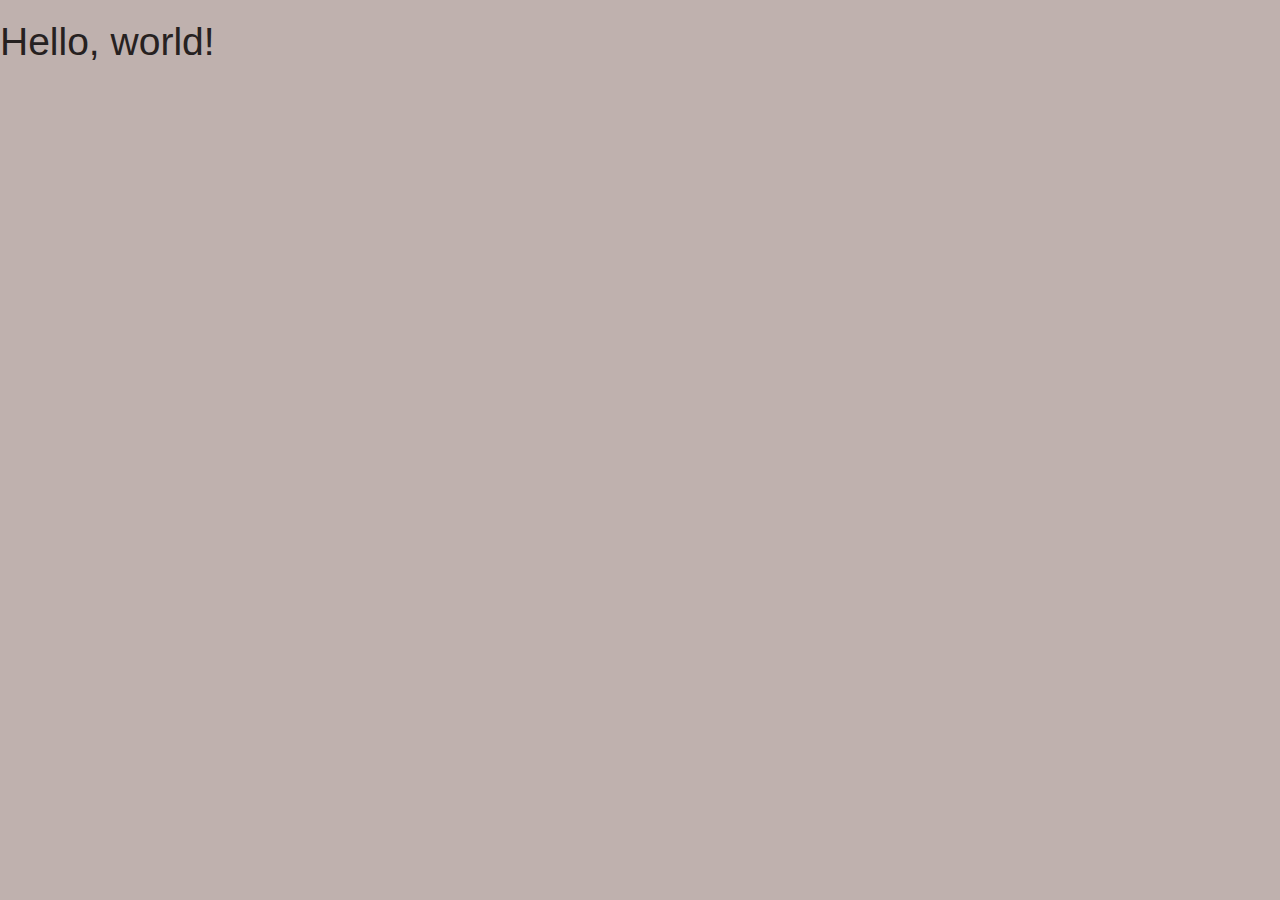
<file: helloWorld.html>
<!DOCTYPE html>
<html lang="en">
  <head>
    <meta charset="utf-8">
    <meta http-equiv="X-UA-Compatible" content="IE=edge">
    <meta name="viewport" content="width=device-width, initial-scale=1">
    <title>Bootstrap 101 Template</title>

    <!-- Bootstrap -->
    <link href="css/bootstrap.min.css" rel="stylesheet">

    <!-- HTML5 shim and Respond.js for IE8 support of HTML5 elements and media queries -->
    <!-- WARNING: Respond.js doesn't work if you view the page via file:// -->
    <!--[if lt IE 9]>
      <script src="https://oss.maxcdn.com/html5shiv/3.7.2/html5shiv.min.js"></script>
      <script src="https://oss.maxcdn.com/respond/1.4.2/respond.min.js"></script>
    <![endif]-->
  </head>
  <body>
    <h1>Hello, world!</h1>

    <!-- jQuery (necessary for Bootstrap's JavaScript plugins) -->
    <script src="https://ajax.googleapis.com/ajax/libs/jquery/1.11.2/jquery.min.js"></script>
    <!-- Include all compiled plugins (below), or include individual files as needed -->
    <script src="js/bootstrap.min.js"></script>
  </body>
</html>
</file>
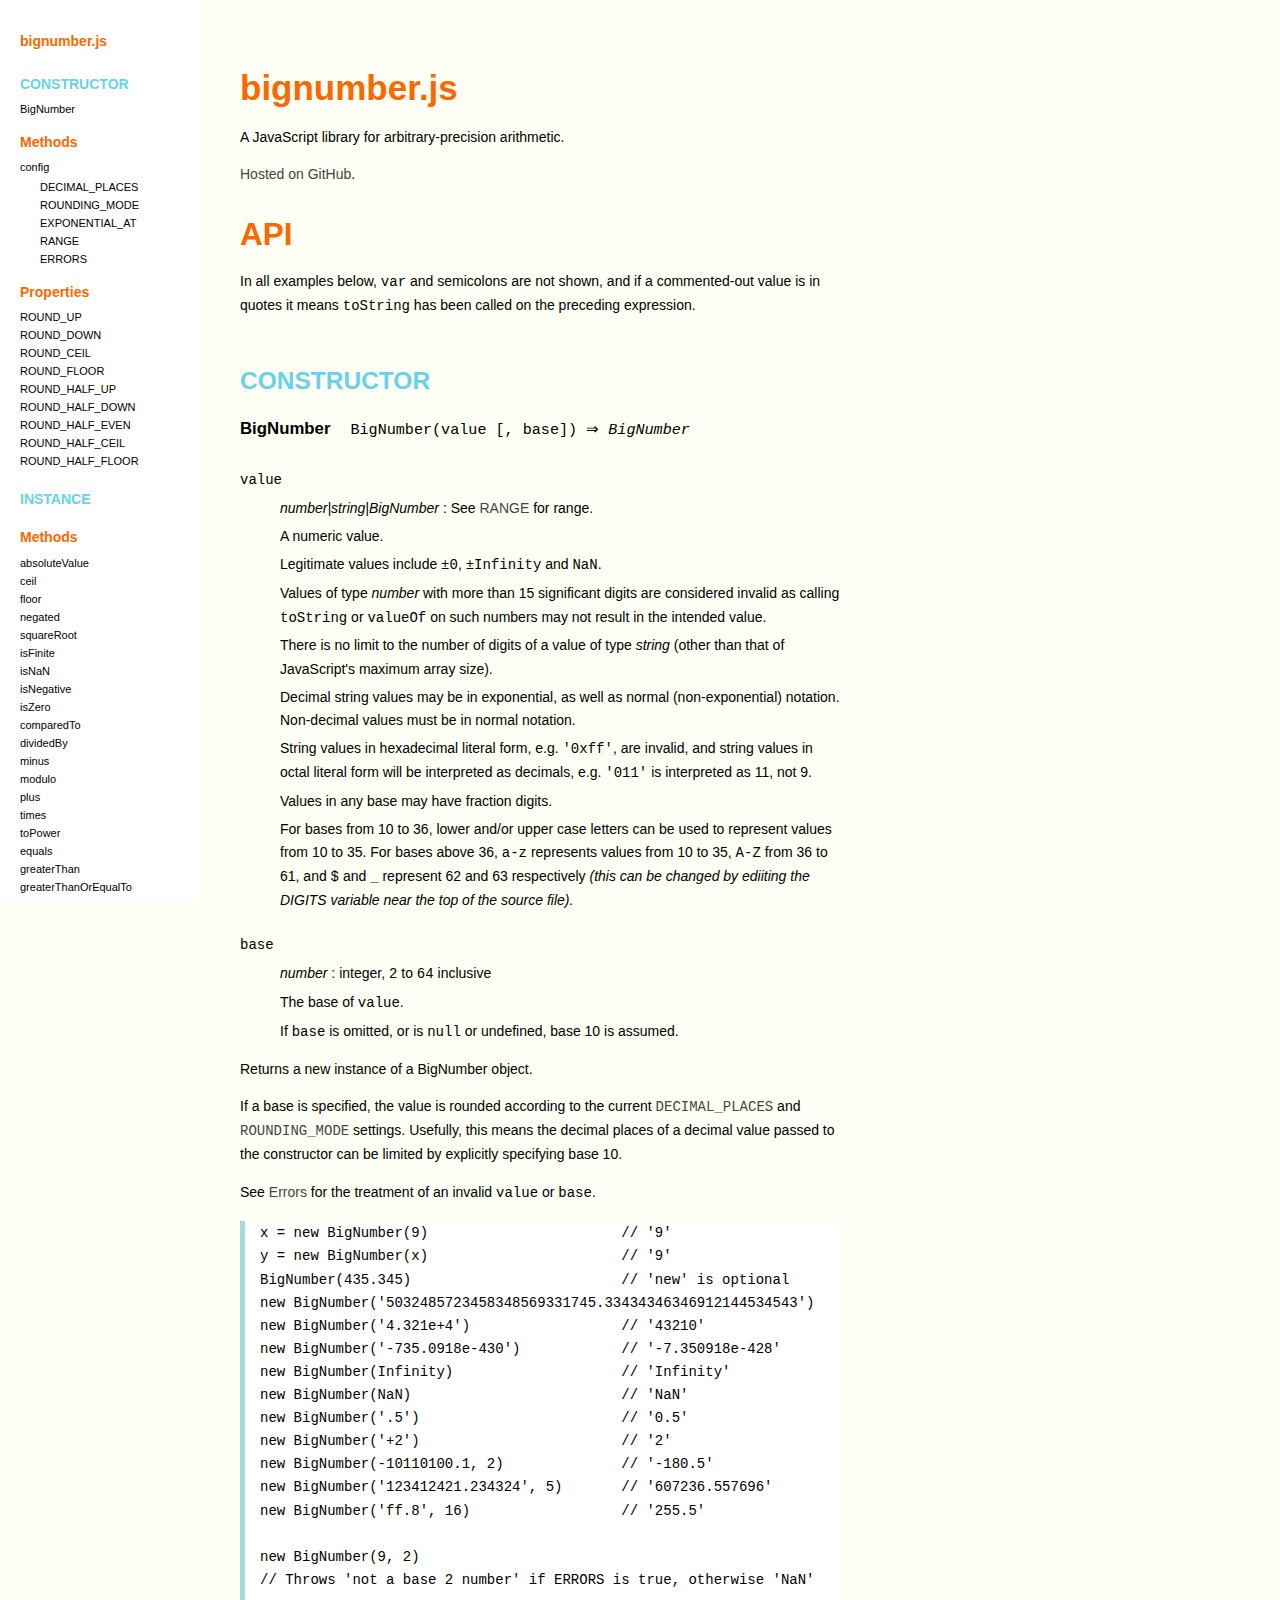
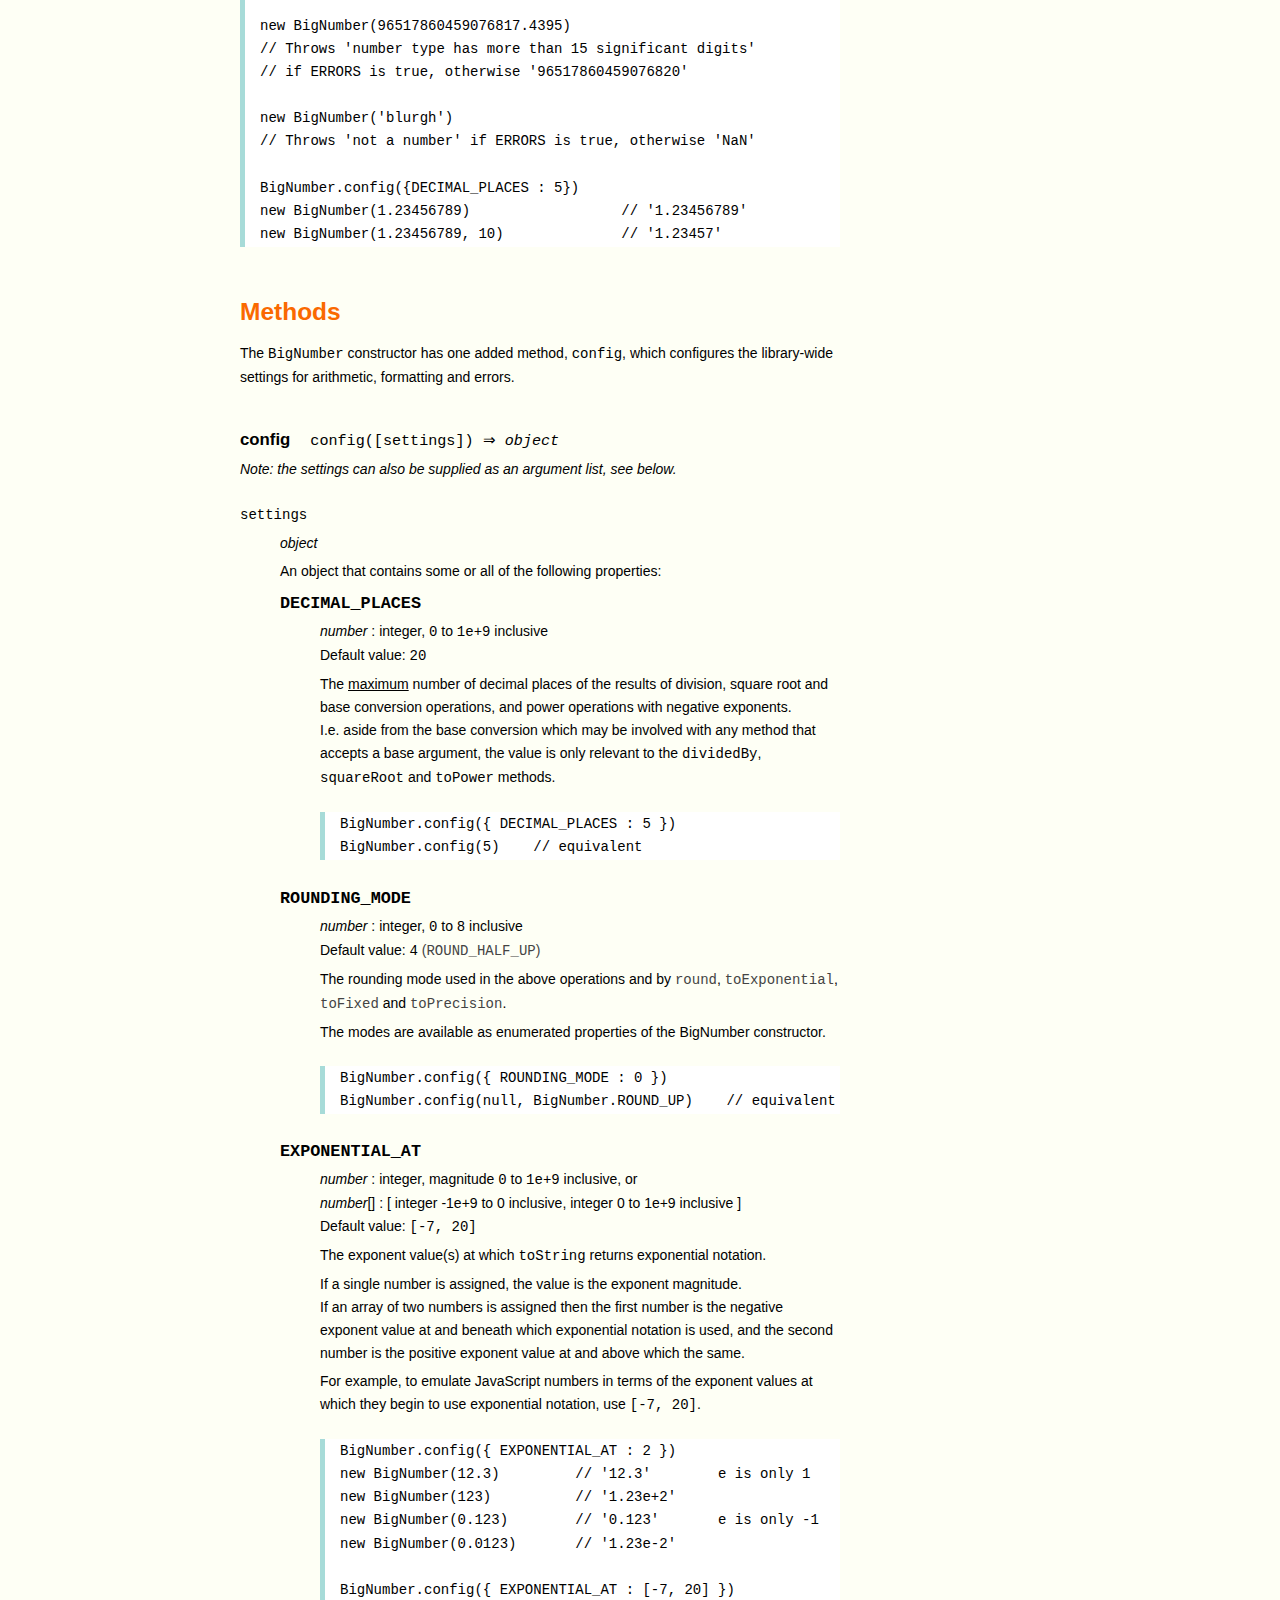
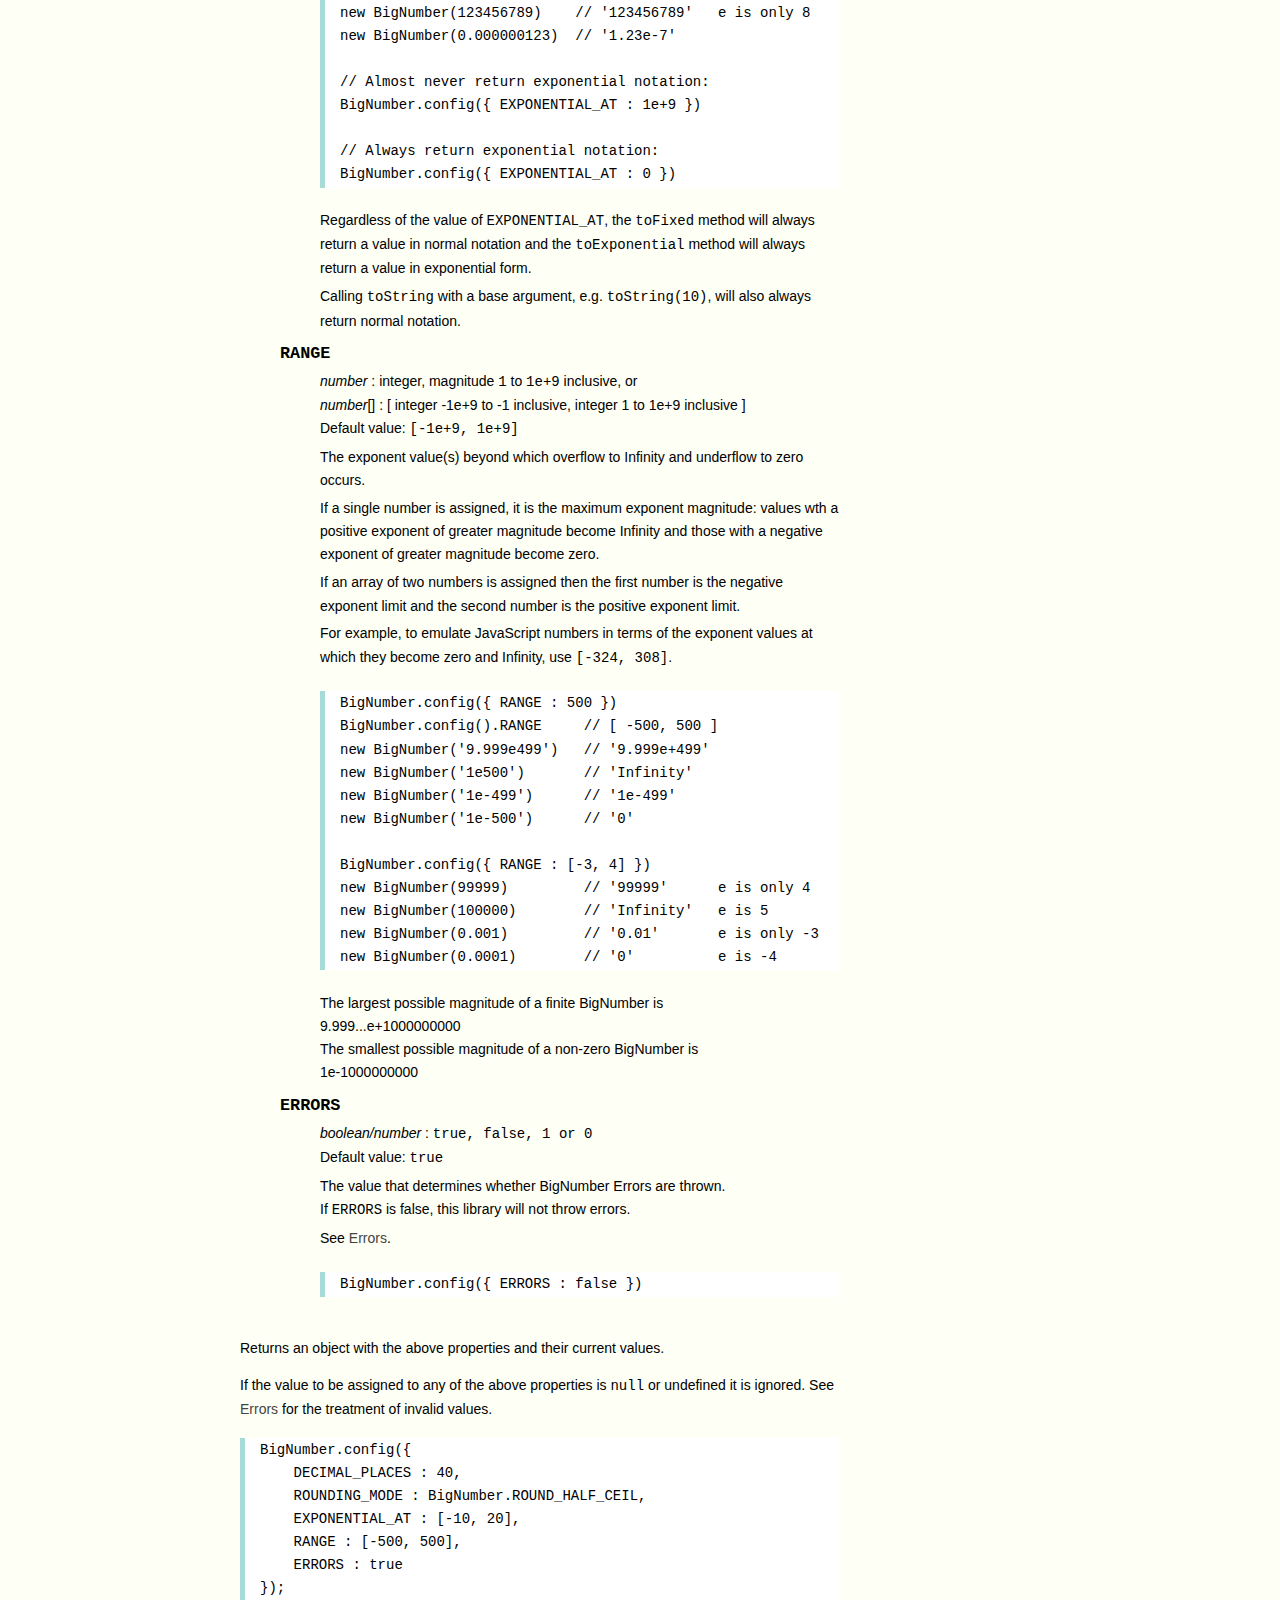
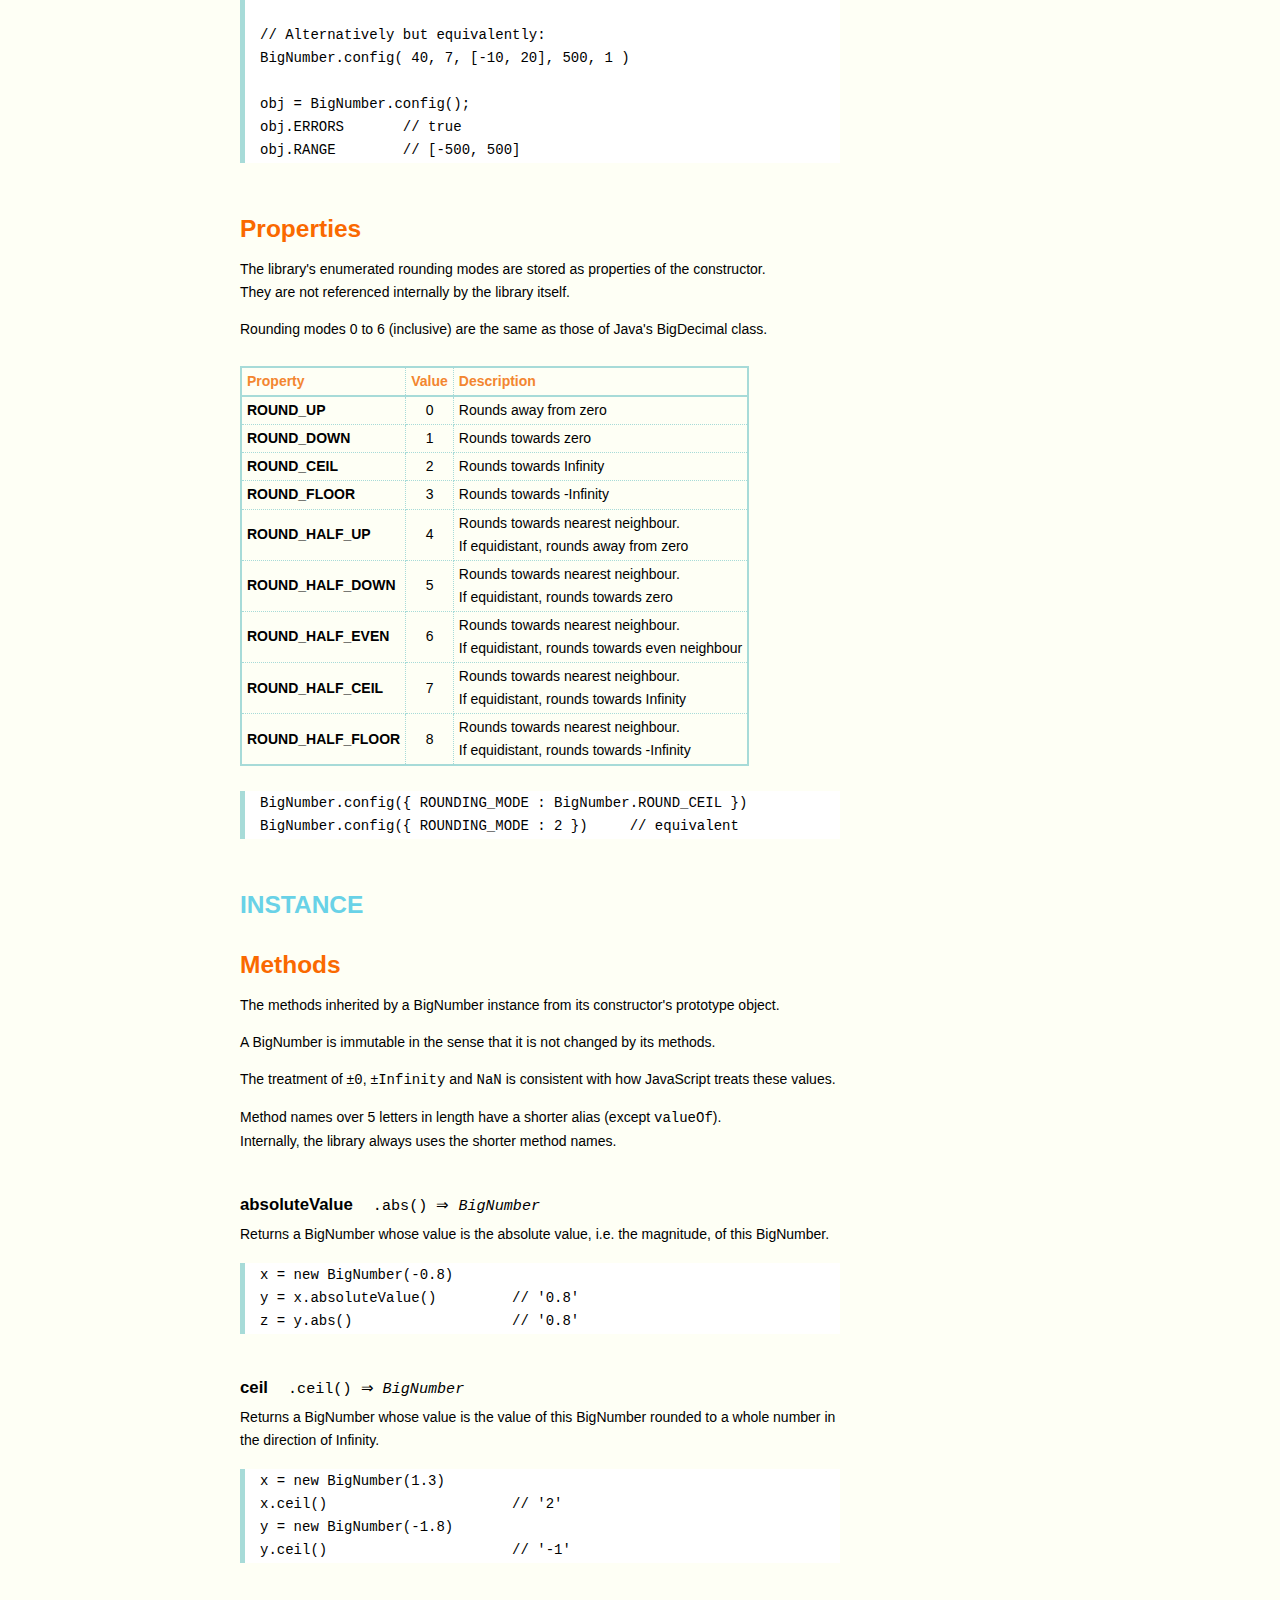
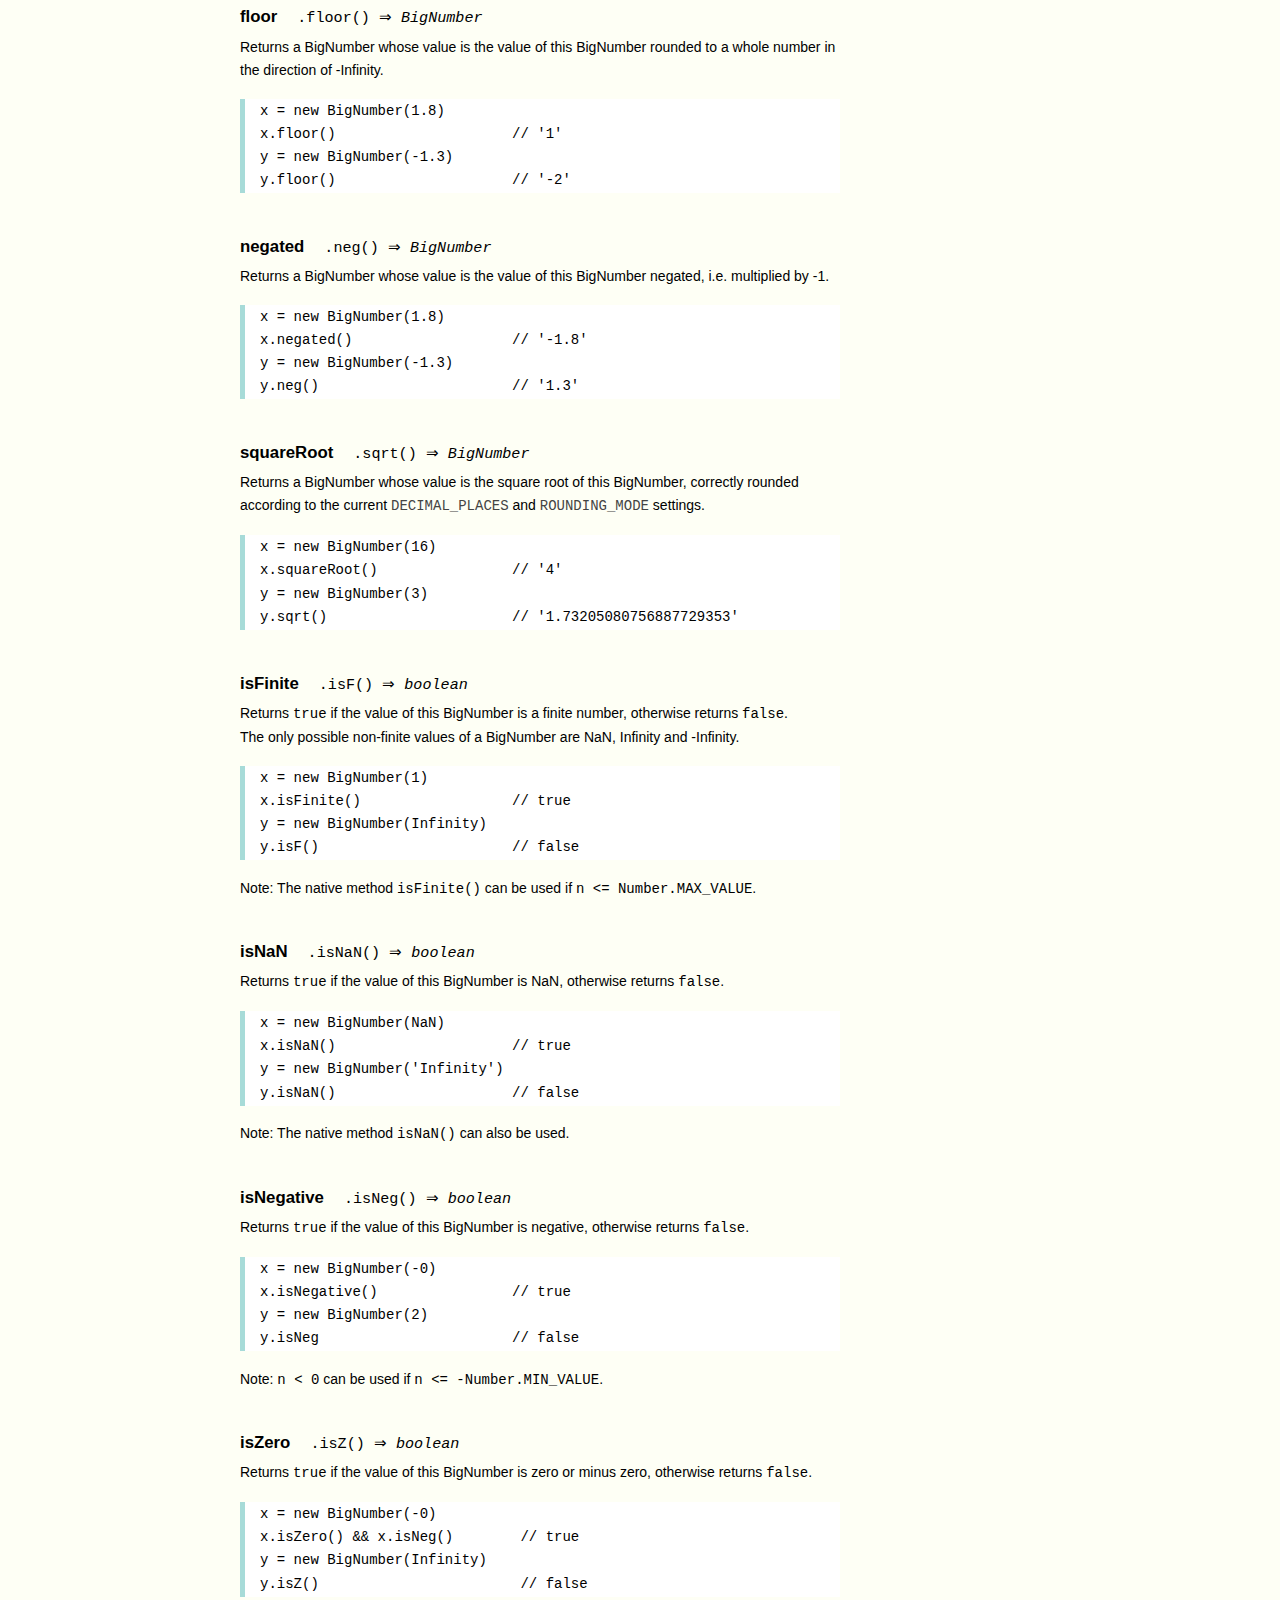
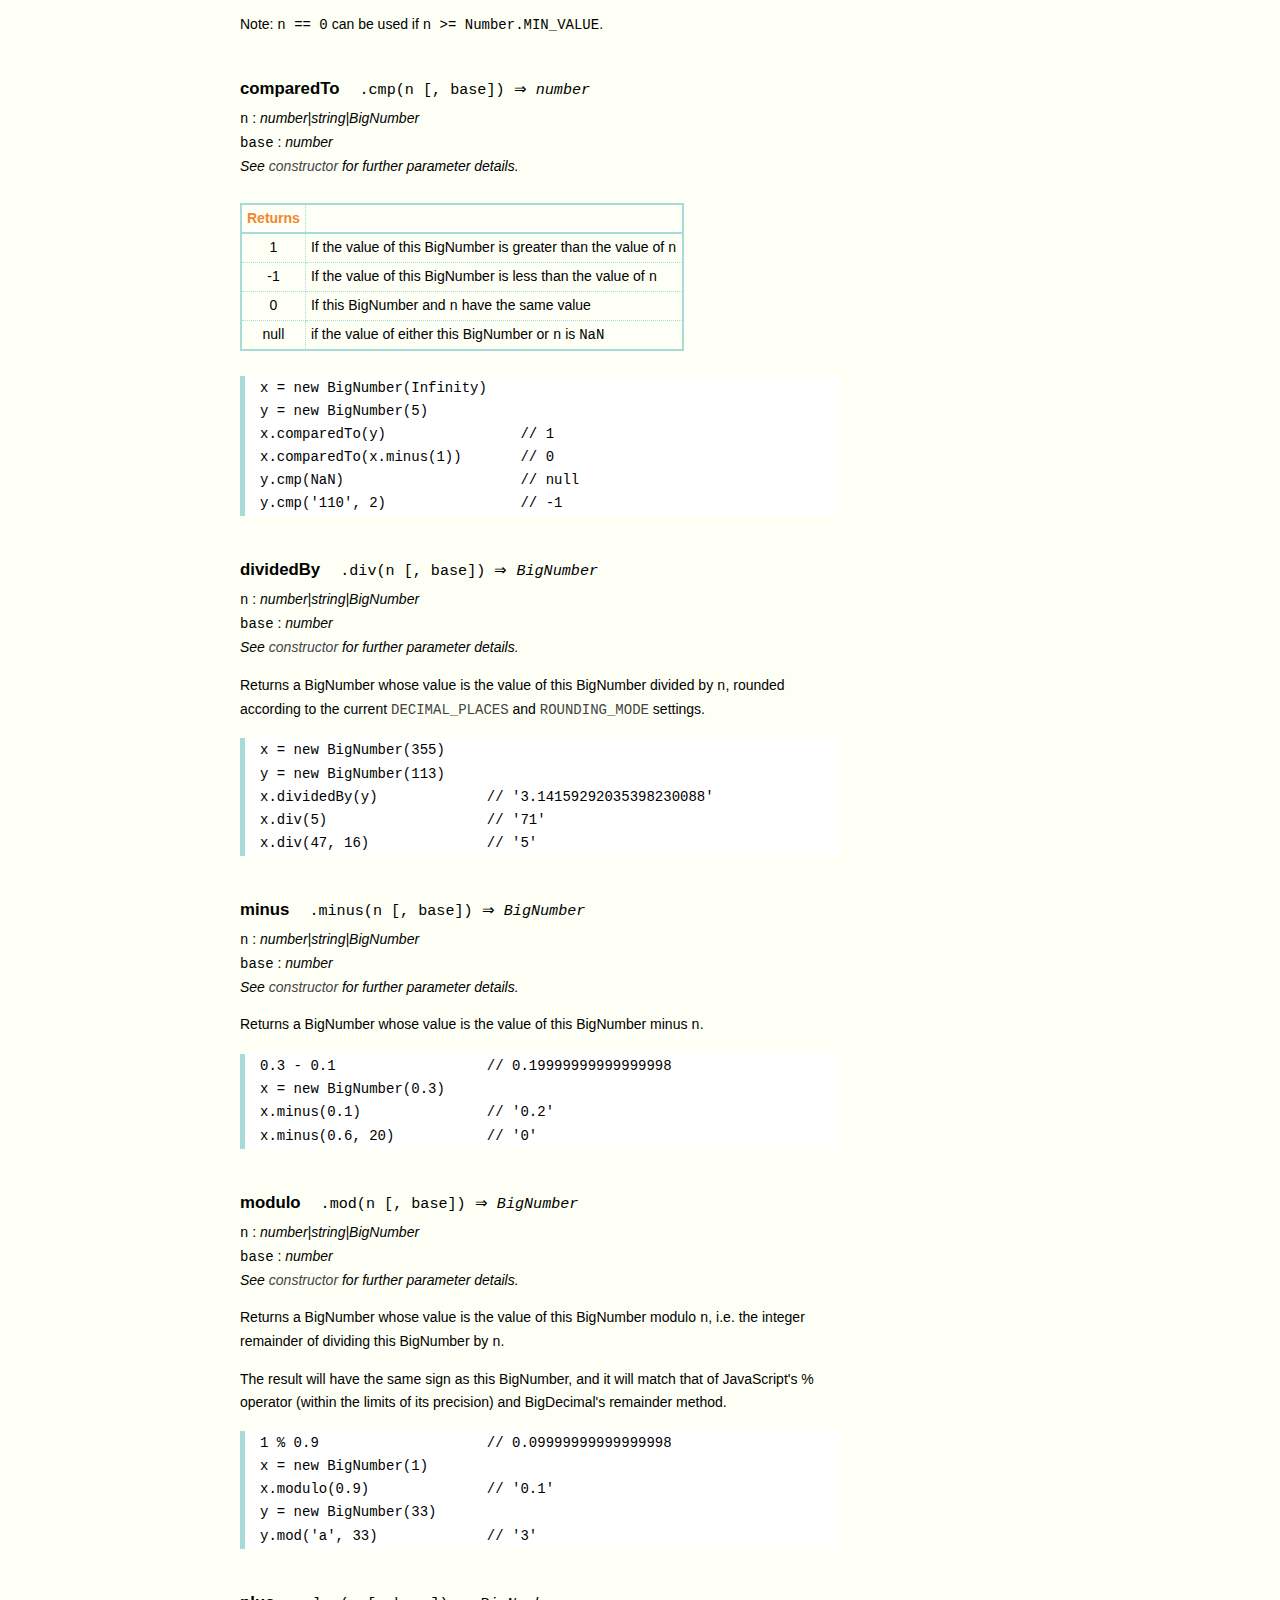
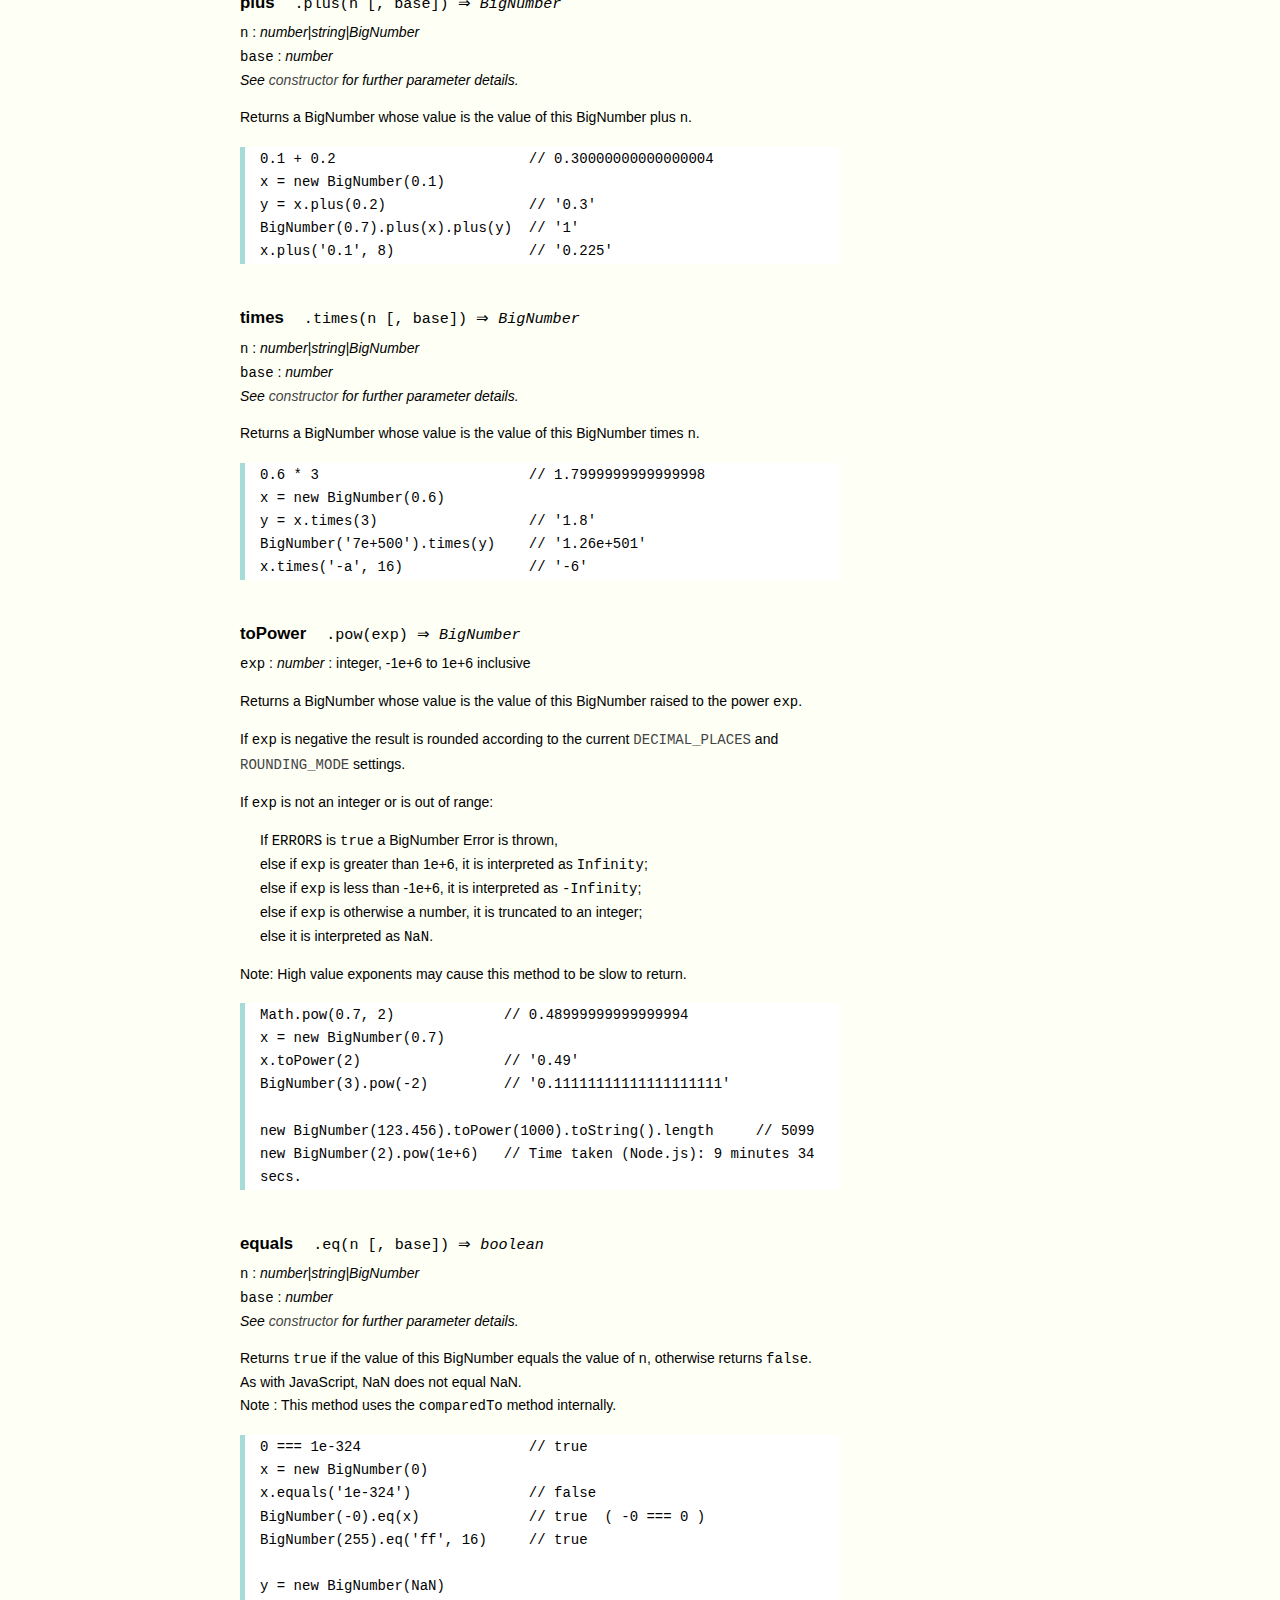
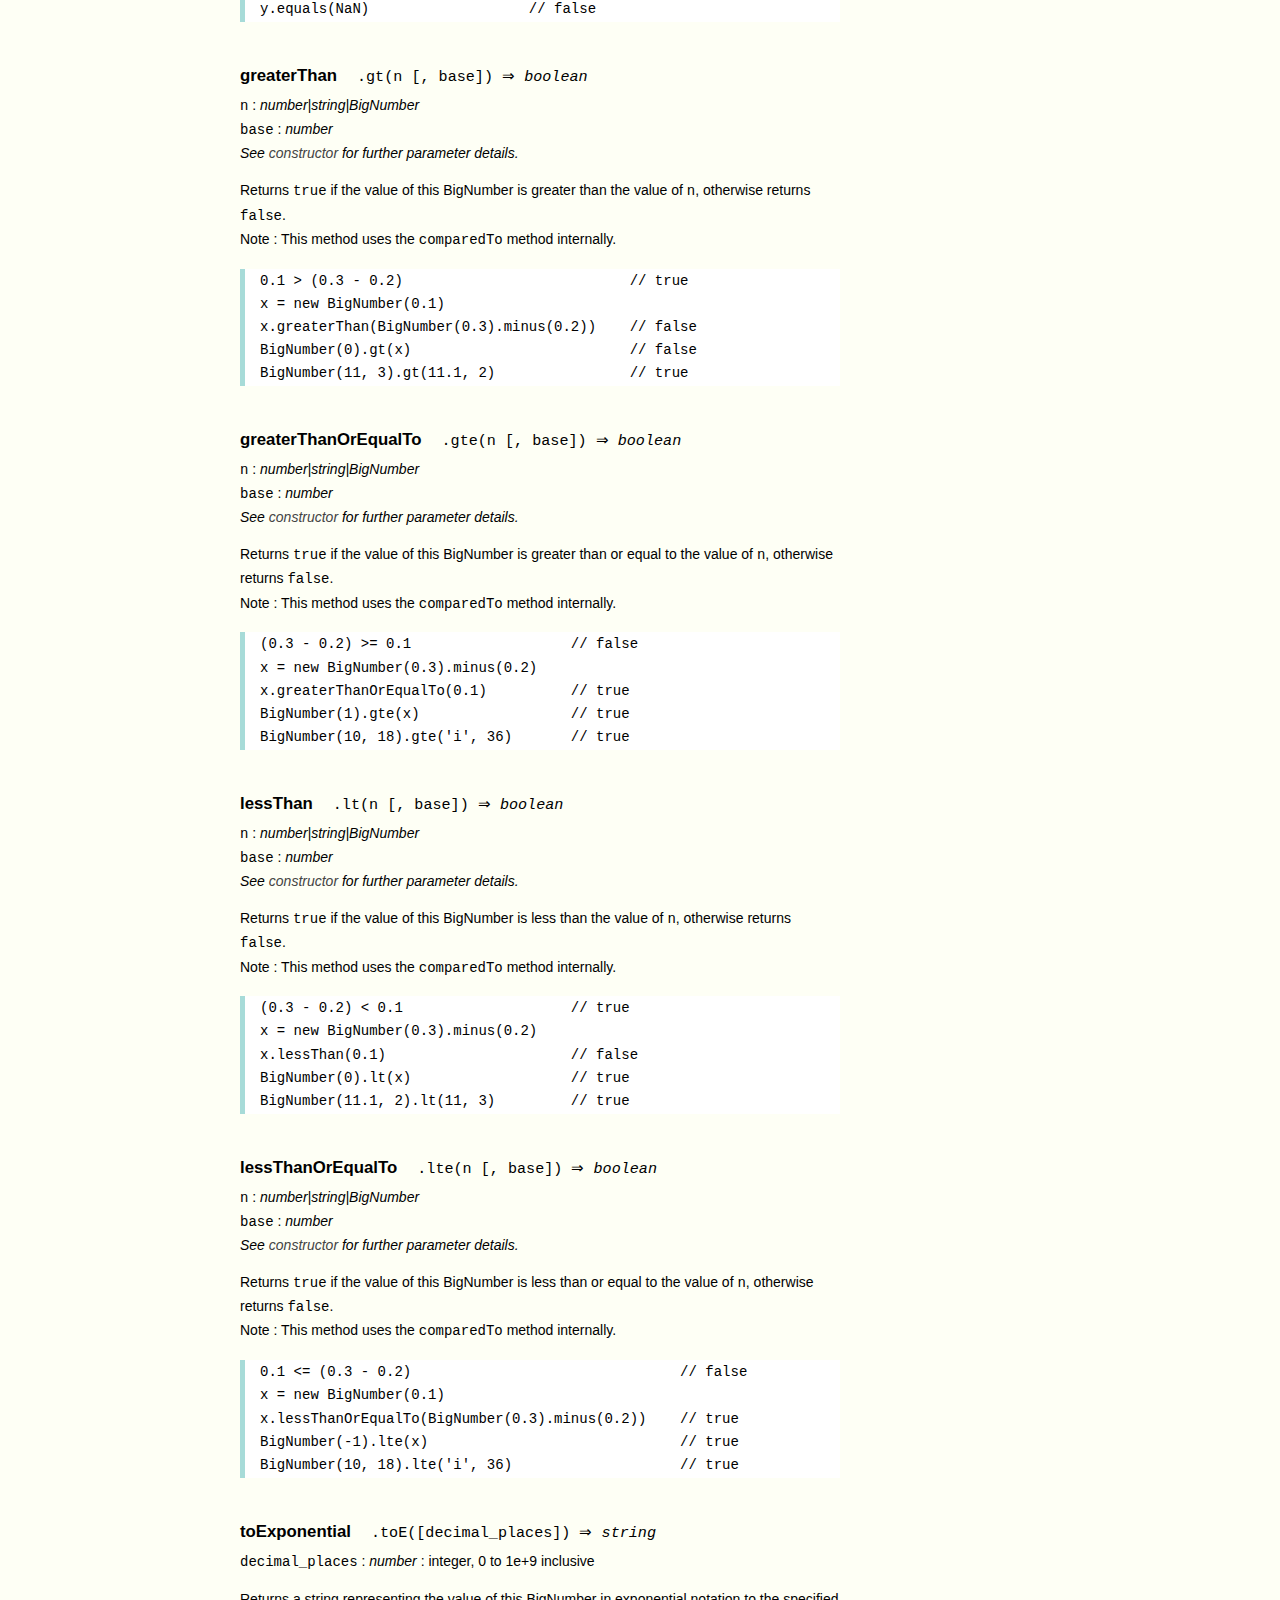
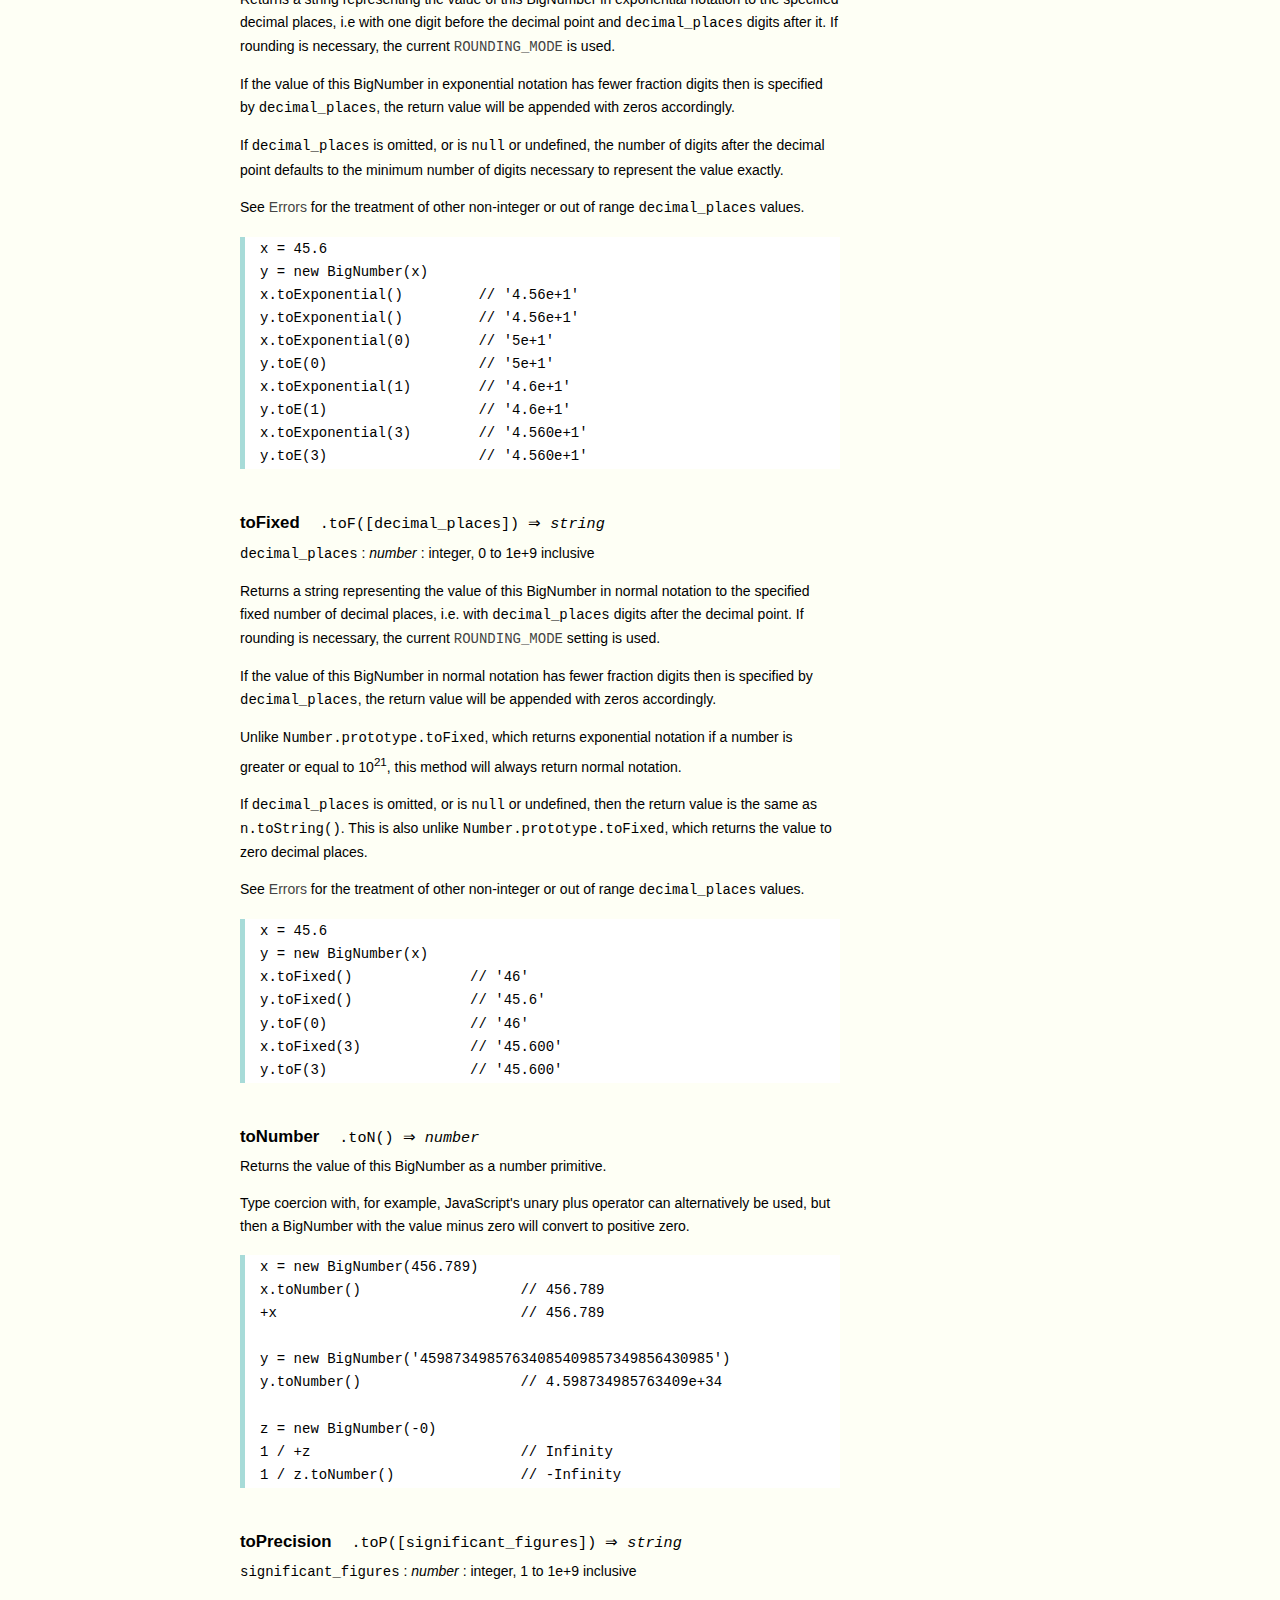
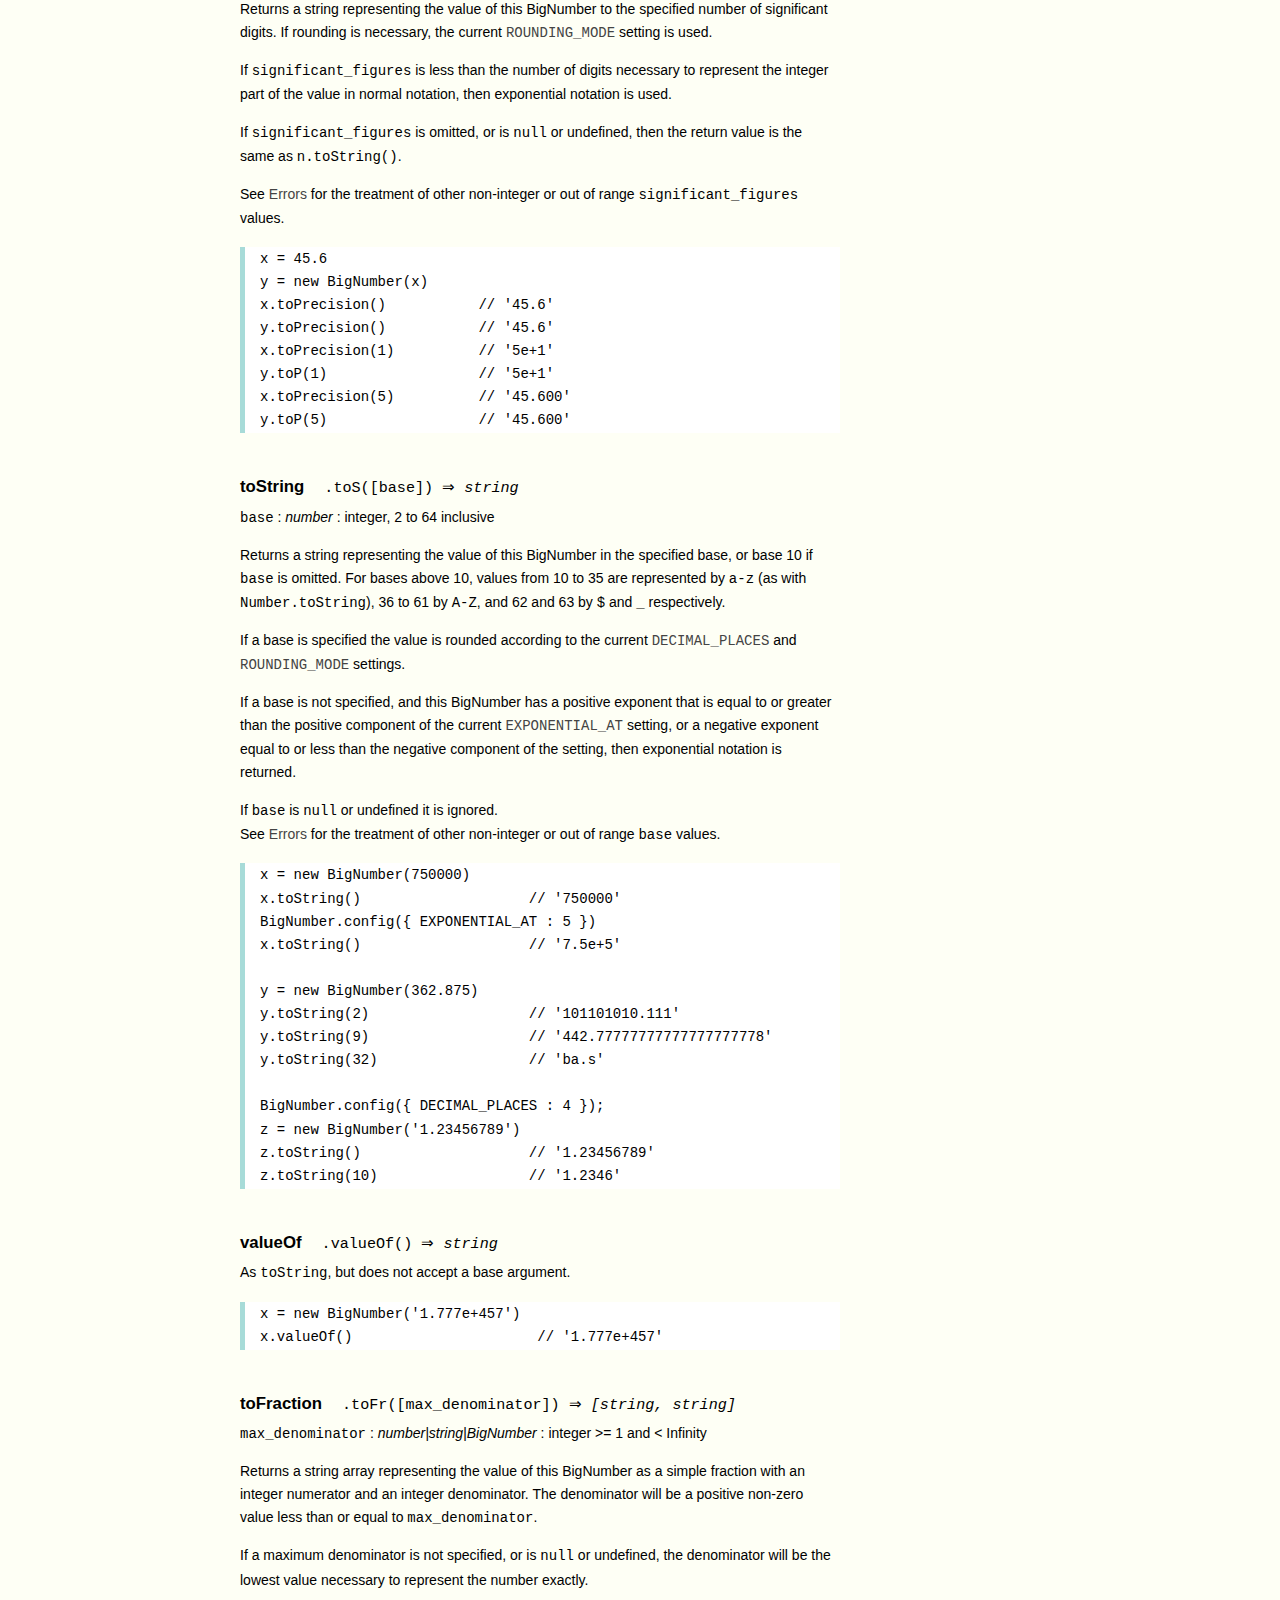
<file: mysql server/node_modules/mysql/node_modules/bignumber.js/doc/API.html>
<!DOCTYPE HTML>
<html>
<head>
  <meta charset="utf-8">
  <meta http-equiv="X-UA-Compatible" content="IE=edge,chrome=1">
  <meta name="Author" content="M Mclaughlin">
  <title>bignumber.js API</title>
  <style>
html{font-family:sans-serif;font-size:100%}
body{font-family:"Helvetica Neue",Helvetica,Arial,sans-serif;font-size:14px;
  line-height:1.65em;background:#fefff5;color:#000;min-height:100%;margin:0}
.nav{background:#fff;position:fixed;top:0;bottom:0;left:0;width:180px;
  overflow-y:auto;padding:15px 0 30px 20px}
div.container{width:600px;margin:50px 0 50px 240px}
p{margin:0 0 1em;width:600px}
pre,ul{margin:1em 0}
h1,h2,h3,h4,h5{margin:0;padding:1.5em 0 0}
h1,h2{padding:.75em 0}
h1{font-size:2.5em;color:#fa6900}
h2{font-size:2.25em;color:#fa6900}
h3{font-size:1.75em;color:#69d2e7}
h4{font-size:1.75em;color:#fa6900;padding-bottom:.75em}
h5{font-size:1.2em;padding-bottom:.3em}
h6{font-size:1.1em;margin:0;padding:0.5em 0}
dd dt{font-size:1.2em}
dt{padding-top:.5em}
dd{padding-top:.35em}
b{font-weight:700}
a,a:visited{color:#444;text-decoration:none}
a:active,a:hover{outline:0;color:#000}
.nav a:hover{text-decoration:underline}
.nav a,.nav b,.nav a:visited{display:block;color:#fa6900;font-weight:700;
  margin-top:15px}
.nav b{color:#69d2e7;margin-top:20px;cursor:default;width:auto}
ul{list-style-type:none;padding:0 0 0 20px}
.nav ul{line-height:14px;padding-left:0;margin:5px 0 0}
.nav ul a,.nav ul a:visited{display:inline;color:#000;font-family:Verdana,
  Geneva,sans-serif;font-size:11px;font-weight:400;margin:0}
.inset,ul.inset{margin-left:20px}
code.inset{font-size:.9em}
.nav li{cursor:pointer;width:auto;margin:0 0 3px}
span.alias{font-style:italic;margin-left:20px}
table{border-collapse:collapse;border-spacing:0;border:2px solid #a7dbd8;
  margin:1.75em 0;padding:0}
td,th{text-align:left;margin:0;padding:2px 5px;border:1px dotted #a7dbd8}
th{border-top:2px solid #a7dbd8;border-bottom:2px solid #a7dbd8;color:#f38630}
pre{background:#fff;white-space:pre-wrap;word-wrap:break-word;
  border-left:5px solid #a7dbd8;padding:1px 0 1px 15px;margin:1.2em 0}
code,pre{font-family:Monaco,Consolas,"Lucida Console",monospace;
  font-weight:400}
.end{margin-bottom:25px}
.nav-title{color:#fa6900}
.centre{text-align:center}
.error-table{font-size:13px;width:100%}
  </style>
</head>
<body>

  <div class="nav">

    <a class='nav-title' href="#">bignumber.js</a>

    <b> CONSTRUCTOR </b>
    <ul>
      <li><a href="#bignumber">BigNumber</a></li>
    </ul>

    <a href="#methods">Methods</a>
    <ul>
      <li><a href="#config">config</a></li>
      <li>
        <ul class="inset">
          <li><a href="#decimal-places">DECIMAL_PLACES</a></li>
          <li><a href="#rounding-mode" >ROUNDING_MODE</a></li>
          <li><a href="#exponential-at">EXPONENTIAL_AT</a></li>
          <li><a href="#range"         >RANGE</a></li>
          <li><a href="#errors"        >ERRORS</a></li>
        </ul>
      </li>
    </ul>

    <a href="#constructor-properties">Properties</a>
    <ul>
      <li><a href="#round-up"        >ROUND_UP</a></li>
      <li><a href="#round-down"      >ROUND_DOWN</a></li>
      <li><a href="#round-ceil"      >ROUND_CEIL</a></li>
      <li><a href="#round-floor"     >ROUND_FLOOR</a></li>
      <li><a href="#round-half-up"   >ROUND_HALF_UP</a></li>
      <li><a href="#round-half-down" >ROUND_HALF_DOWN</a></li>
      <li><a href="#round-half-even" >ROUND_HALF_EVEN</a></li>
      <li><a href="#round-half-ceil" >ROUND_HALF_CEIL</a></li>
      <li><a href="#round-half-floor">ROUND_HALF_FLOOR</a></li>
    </ul>

    <b> INSTANCE </b>

    <a href="#prototype-methods">Methods</a>
    <ul>
      <li><a href="#abs"    >absoluteValue</a></li>
      <li><a href="#ceil"   >ceil</a></li>
      <li><a href="#floor"  >floor</a></li>
      <li><a href="#neg"    >negated</a></li>
      <li><a href="#sqrt"   >squareRoot</a></li>
      <li><a href="#isF"    >isFinite</a></li>
      <li><a href="#isNaN"  >isNaN</a></li>
      <li><a href="#isNeg"  >isNegative</a></li>
      <li><a href="#isZ"    >isZero</a></li>
      <li><a href="#cmp"    >comparedTo</a></li>
      <li><a href="#div"    >dividedBy</a></li>
      <li><a href="#minus"  >minus</a></li>
      <li><a href="#mod"    >modulo</a></li>
      <li><a href="#plus"   >plus</a></li>
      <li><a href="#times"  >times</a></li>
      <li><a href="#pow"    >toPower</a></li>
      <li><a href="#eq"     >equals</a></li>
      <li><a href="#gt"     >greaterThan</a></li>
      <li><a href="#gte"    >greaterThanOrEqualTo</a></li>
      <li><a href="#lt"     >lessThan</a></li>
      <li><a href="#lte"    >lessThanOrEqualTo</a></li>
      <li><a href="#toE"    >toExponential</a></li>
      <li><a href="#toF"    >toFixed</a></li>
      <li><a href="#toN"    >toNumber</a></li>
      <li><a href="#toP"    >toPrecision</a></li>
      <li><a href="#toS"    >toString</a></li>
      <li><a href="#valueOf">valueOf</a></li>
      <li><a href="#toFr"   >toFraction</a></li>
      <li><a href="#round"  >round</a></li>
    </ul>

    <a href="#instance-properties">Properties</a>
    <ul>
      <li><a href="#coefficient">c : coefficient</a></li>
      <li><a href="#exponent"   >e : exponent</a></li>
      <li><a href="#sign"       >s : sign</a></li>
    </ul>

    <a href="#zero-nan-infinity">Zero, NaN &amp; Infinity</a>

    <a href="#Errors">Errors</a>

    <a class='end' href="#faq">FAQ</a>

  </div>

  <div class="container">

    <h1>bignumber.js</h1>

    <p>A JavaScript library for arbitrary-precision arithmetic.</p>

    <p>
      <a href="https://github.com/MikeMcl/bignumber.js">Hosted on GitHub</a>.
    </p>


    <h2>API</h2>

    <p>
      In all examples below, <code>var</code> and semicolons are not shown, and
      if a commented-out value is in quotes it means <code>toString</code> has
      been called on the preceding expression.
    </p>



    <h3>CONSTRUCTOR</h3>

    <h5 id="bignumber">
      BigNumber<code class='inset'>BigNumber(value [, base]) &rArr;
      <i>BigNumber</i>
      </code>
    </h5>
    <dl>
      <dt><code>value</code></dt>
      <dd>
        <i>number|string|BigNumber</i> : See <a href='#range'>RANGE</a> for
        range.
      </dd>
      <dd>
        A numeric value.
      </dd>
      <dd>
        Legitimate values include <code>&plusmn;0</code>,
        <code>&plusmn;Infinity</code> and <code>NaN</code>.
      </dd>
      <dd>
        Values of type <em>number</em> with more than 15 significant digits are
        considered invalid as calling <code>toString</code> or
        <code>valueOf</code> on such numbers may not result in the intended
        value.
      </dd>
      <dd>
        There is no limit to the number of digits of a value of type
        <em>string</em> (other than that of JavaScript's maximum array size).
      </dd>
      <dd>
        Decimal string values may be in exponential, as well as normal
        (non-exponential) notation. Non-decimal values must be in normal
        notation.
      </dd>
      <dd>
        String values in hexadecimal literal form, e.g. <code>'0xff'</code>, are
        invalid, and string values in octal literal form will be interpreted as
        decimals, e.g. <code>'011'</code> is interpreted as 11, not 9.
      </dd>
      <dd>Values in any base may have fraction digits.</dd>
      <dd>
        For bases from 10 to 36, lower and/or upper case letters can be used to
        represent values from 10 to 35. For bases above 36, <code>a-z</code>
        represents values from 10 to 35, <code>A-Z</code> from 36 to 61, and
        <code>$</code> and <code>_</code> represent 62 and 63 respectively <i>
        (this can be changed by ediiting the DIGITS variable near the top of the
        source file).</i>
      </dd>
    </dl>
    <dl>
      <dt><code>base</code></dt>
      <dd>
        <i>number</i> : integer, <code>2</code> to <code>64</code> inclusive
      </dd>
      <dd>The base of <code>value</code>.</dd>
      <dd>If <code>base</code> is omitted, or is <code>null</code> or undefined,
      base 10 is assumed.</dd>
    </dl>
    <p>Returns a new instance of a BigNumber object.</p>
    <p>
      If a base is specified, the value is rounded according to
      the current <a href='#decimal-places'><code>DECIMAL_PLACES</code></a> and
      <a href='#rounding-mode'><code>ROUNDING_MODE</code></a> settings.
      Usefully, this means the decimal places of a decimal value
      passed to the constructor can be limited by explicitly specifying base 10.
    </p>
    <p>
      See <a href='#Errors'>Errors</a> for the treatment of an invalid
      <code>value</code> or <code>base</code>.
    </p>
    <pre>
x = new BigNumber(9)                       // '9'
y = new BigNumber(x)                       // '9'
BigNumber(435.345)                         // 'new' is optional
new BigNumber('5032485723458348569331745.33434346346912144534543')
new BigNumber('4.321e+4')                  // '43210'
new BigNumber('-735.0918e-430')            // '-7.350918e-428'
new BigNumber(Infinity)                    // 'Infinity'
new BigNumber(NaN)                         // 'NaN'
new BigNumber('.5')                        // '0.5'
new BigNumber('+2')                        // '2'
new BigNumber(-10110100.1, 2)              // '-180.5'
new BigNumber('123412421.234324', 5)       // '607236.557696'
new BigNumber('ff.8', 16)                  // '255.5'

new BigNumber(9, 2)
// Throws 'not a base 2 number' if ERRORS is true, otherwise 'NaN'

new BigNumber(96517860459076817.4395)
// Throws 'number type has more than 15 significant digits'
// if ERRORS is true, otherwise '96517860459076820'

new BigNumber('blurgh')
// Throws 'not a number' if ERRORS is true, otherwise 'NaN'

BigNumber.config({DECIMAL_PLACES : 5})
new BigNumber(1.23456789)                  // '1.23456789'
new BigNumber(1.23456789, 10)              // '1.23457'</pre>


    <h4 id="methods">Methods</h4>
    <p>
      The <code>BigNumber</code> constructor has one added method,
      <code>config</code>, which configures the library-wide settings for
      arithmetic, formatting and errors.
    </p>

    <h5 id="config">
      config<code class='inset'>config([settings]) &rArr; <i>object</i></code>
    </h5>
    <i>
      Note: the settings can also be supplied as an argument list,
      see below.
    </i>
    <dl>
      <dt><code>settings</code></dt>
      <dd><i>object</i></dd>

      <dd>
        An object that contains some or all of the following properties:
        <dl>



          <dt id="decimal-places"><code><b>DECIMAL_PLACES</b></code></dt>
          <dd>
            <i>number</i> : integer, <code>0</code> to <code>1e+9</code>
            inclusive<br />
            Default value: <code>20</code>
          </dd>
          <dd>
            The <u>maximum</u> number of decimal places of the results of
            division, square root and base conversion operations, and power
            operations with negative exponents.<br />
            I.e. aside from the base conversion which may be involved with any
            method that accepts a base argument, the value is only relevant to
            the <code>dividedBy</code>, <code>squareRoot</code> and
            <code>toPower</code> methods.
          </dd>
          <dd>
            <pre>BigNumber.config({ DECIMAL_PLACES : 5 })
BigNumber.config(5)    // equivalent</pre>
          </dd>



          <dt id="rounding-mode"><code><b>ROUNDING_MODE</b></code></dt>
          <dd>
            <i>number</i> : integer, <code>0</code> to <code>8</code>
            inclusive<br />
            Default value: <code>4</code>
            <a href="#h-up">(<code>ROUND_HALF_UP</code>)</a>
          </dd>
          <dd>
            The rounding mode used in the above operations and by
            <a href='#round'><code>round</code></a>,
            <a href='#toE'><code>toExponential</code></a>,
            <a href='#toF'><code>toFixed</code></a> and
            <a href='#toP'><code>toPrecision</code></a>.
          </dd>
          <dd>
             The modes are available as enumerated properties of the BigNumber
             constructor.
          </dd>
           <dd>
            <pre>BigNumber.config({ ROUNDING_MODE : 0 })
BigNumber.config(null, BigNumber.ROUND_UP)    // equivalent</pre>
          </dd>



          <dt id="exponential-at"><code><b>EXPONENTIAL_AT</b></code></dt>
          <dd>
            <i>number</i> : integer, magnitude <code>0</code> to
            <code>1e+9</code> inclusive, or<br />
            <i>number</i>[] : [ integer -1e+9 to 0 inclusive, integer 0 to 1e+9
            inclusive ]<br />
            Default value: <code>[-7, 20]</code>
          </dd>
          <dd>
            The exponent value(s) at which <code>toString</code> returns
            exponential notation.
          </dd>
          <dd>
            If a single number is assigned, the value is the exponent magnitude.
            <br />
            If an array of two numbers is assigned then the first number is the
            negative exponent value at and beneath which exponential notation is
            used, and the second number is the positive exponent value at and
            above which the same.
          </dd>
          <dd>
            For example, to emulate JavaScript numbers in terms of the exponent
            values at which they begin to use exponential notation, use
            <code>[-7, 20]</code>.
          </dd>
          <dd>
            <pre>BigNumber.config({ EXPONENTIAL_AT : 2 })
new BigNumber(12.3)         // '12.3'        e is only 1
new BigNumber(123)          // '1.23e+2'
new BigNumber(0.123)        // '0.123'       e is only -1
new BigNumber(0.0123)       // '1.23e-2'

BigNumber.config({ EXPONENTIAL_AT : [-7, 20] })
new BigNumber(123456789)    // '123456789'   e is only 8
new BigNumber(0.000000123)  // '1.23e-7'

// Almost never return exponential notation:
BigNumber.config({ EXPONENTIAL_AT : 1e+9 })

// Always return exponential notation:
BigNumber.config({ EXPONENTIAL_AT : 0 })</pre>
          </dd>
          <dd>
            Regardless of the value of <code>EXPONENTIAL_AT</code>, the
            <code>toFixed</code> method will always return a value in
            normal notation and the <code>toExponential</code> method will
            always return a value in exponential form.
          </dd>
          <dd>
            Calling <code>toString</code> with a base argument, e.g.
            <code>toString(10)</code>, will also always return normal notation.
          </dd>



          <dt id="range"><code><b>RANGE</b></code></dt>
          <dd>
            <i>number</i> : integer, magnitude <code>1</code> to
            <code>1e+9</code> inclusive, or<br />
            <i>number</i>[] : [ integer -1e+9 to -1 inclusive, integer 1 to 1e+9
            inclusive ]<br />
            Default value: <code>[-1e+9, 1e+9]</code>
          </dd>
          <dd>
            The exponent value(s) beyond which overflow to Infinity and
            underflow to zero occurs.
          </dd>
          <dd>
            If a single number is assigned, it is the maximum exponent
            magnitude: values wth a positive exponent of greater magnitude
            become Infinity and those with a negative exponent of
            greater magnitude become zero.
          <dd>
            If an array of two numbers is assigned then the first number is the
            negative exponent limit and the second number is the positive
            exponent limit.
          </dd>
          <dd>
            For example, to emulate JavaScript numbers in terms of the exponent
            values at which they become zero and Infinity, use
            <code>[-324, 308]</code>.
          </dd>
          <dd>
            <pre>BigNumber.config({ RANGE : 500 })
BigNumber.config().RANGE     // [ -500, 500 ]
new BigNumber('9.999e499')   // '9.999e+499'
new BigNumber('1e500')       // 'Infinity'
new BigNumber('1e-499')      // '1e-499'
new BigNumber('1e-500')      // '0'

BigNumber.config({ RANGE : [-3, 4] })
new BigNumber(99999)         // '99999'      e is only 4
new BigNumber(100000)        // 'Infinity'   e is 5
new BigNumber(0.001)         // '0.01'       e is only -3
new BigNumber(0.0001)        // '0'          e is -4</pre>
          </dd>
          <dd>
            The largest possible magnitude of a finite BigNumber is<br />
            9.999...e+1000000000<br />
            The smallest possible magnitude of a non-zero BigNumber is<br />
            1e-1000000000
          </dd>



          <dt id="errors"><code><b>ERRORS</b></code></dt>
          <dd>
            <i>boolean/number</i> : <code>true, false, 1 or 0</code><br />
            Default value: <code>true</code>
          </dd>
          <dd>
            The value that determines whether BigNumber Errors are thrown.<br />
            If <code>ERRORS</code> is false, this library will not throw errors.
          </dd>
          <dd>
            See <a href='#Errors'>Errors</a>.
          </dd>
           <dd>
            <pre>BigNumber.config({ ERRORS : false })</pre>
          </dd>
        </dl>
      </dd>
    </dl>
    <p>
      <br />Returns an object with the above properties and their current
      values.
    </p>
    <p>
      If the value to be assigned to any of the above properties is
      <code>null</code> or undefined it is ignored. See
      <a href='#Errors'>Errors</a> for the treatment of invalid values.
    </p>
    <pre>
BigNumber.config({
    DECIMAL_PLACES : 40,
    ROUNDING_MODE : BigNumber.ROUND_HALF_CEIL,
    EXPONENTIAL_AT : [-10, 20],
    RANGE : [-500, 500],
    ERRORS : true
});

// Alternatively but equivalently:
BigNumber.config( 40, 7, [-10, 20], 500, 1 )

obj = BigNumber.config();
obj.ERRORS       // true
obj.RANGE        // [-500, 500]</pre>



    <h4 id="constructor-properties">Properties</h4>
    <p>
      The library's enumerated rounding modes are stored as properties of the
      constructor.<br />
      They are not referenced internally by the library itself.
    </p>
    <p>
      Rounding modes 0 to 6 (inclusive) are the same as those of Java's
      BigDecimal class.
    </p>
    <table>
      <tr>
      	<th>Property</th>
      	<th>Value</th>
      	<th>Description</th>
      </tr>
      <tr>
      	<td id="round-up"><b>ROUND_UP</b></td>
      	<td class='centre'>0</td>
      	<td>Rounds away from zero</td>
      </tr>
      <tr>
      	<td id="round-down"><b>ROUND_DOWN</b></td>
      	<td class='centre'>1</td>
      	<td>Rounds towards zero</td>
      </tr>
      <tr>
      	<td id="round-ceil"><b>ROUND_CEIL</b></td>
      	<td class='centre'>2</td>
      	<td>Rounds towards Infinity</td>
      </tr>
      <tr>
      	<td id="round-floor"><b>ROUND_FLOOR</b></td>
      	<td class='centre'>3</td>
      	<td>Rounds towards -Infinity</td>
      </tr>
      <tr>
      	<td id="round-half-up"><b>ROUND_HALF_UP</b></td>
      	<td class='centre'>4</td>
      	<td>
          Rounds towards nearest neighbour.<br />
          If equidistant, rounds away from zero
        </td>
      </tr>
      <tr>
      	<td id="round-half-down"><b>ROUND_HALF_DOWN</b></td>
      	<td class='centre'>5</td>
      	<td>
          Rounds towards nearest neighbour.<br />
          If equidistant, rounds towards zero
        </td>
      </tr>
      <tr>
      	<td id="round-half-even"><b>ROUND_HALF_EVEN</b></td>
      	<td class='centre'>6</td>
      	<td>
          Rounds towards nearest neighbour.<br />
          If equidistant, rounds towards even neighbour
        </td>
      </tr>
      <tr>
      	<td id="round-half-ceil"><b>ROUND_HALF_CEIL</b></td>
      	<td class='centre'>7</td>
      	<td>
          Rounds towards nearest neighbour.<br />
          If equidistant, rounds towards Infinity
        </td>
      </tr>
      <tr>
      	<td id="round-half-floor"><b>ROUND_HALF_FLOOR</b></td>
      	<td class='centre'>8</td>
      	<td>
          Rounds towards nearest neighbour.<br />
          If equidistant, rounds towards -Infinity
        </td>
      </tr>
    </table>
    <pre>
BigNumber.config({ ROUNDING_MODE : BigNumber.ROUND_CEIL })
BigNumber.config({ ROUNDING_MODE : 2 })     // equivalent</pre>


    <h3>INSTANCE</h3>

    <h4 id="prototype-methods">Methods</h4>
    <p>
      The methods inherited by a BigNumber instance from its constructor's
      prototype object.
    </p>
    <p>
      A BigNumber is immutable in the sense that it is not changed by its
      methods.
    </p>
    <p>
      The treatment of &plusmn;<code>0</code>, &plusmn;<code>Infinity</code> and
      <code>NaN</code> is consistent with how JavaScript treats these values.
    </p>
    <p>
      Method names over 5 letters in length have a shorter alias (except
      <code>valueOf</code>).<br />
      Internally, the library always uses the shorter method names.
    </p>



    <h5 id="abs">
      absoluteValue<code class='inset'>.abs() &rArr; <i>BigNumber</i></code>
    </h5>
    <p>
      Returns a BigNumber whose value is the absolute value, i.e. the magnitude,
      of this BigNumber.
    </p>
    <pre>
x = new BigNumber(-0.8)
y = x.absoluteValue()         // '0.8'
z = y.abs()                   // '0.8'</pre>



    <h5 id="ceil">
      ceil<code class='inset'>.ceil() &rArr; <i>BigNumber</i></code>
    </h5>
    <p>
      Returns a BigNumber whose value is the value of this BigNumber rounded to
      a whole number in the direction of Infinity.
    </p>
    <pre>
x = new BigNumber(1.3)
x.ceil()                      // '2'
y = new BigNumber(-1.8)
y.ceil()                      // '-1'</pre>



    <h5 id="floor">
      floor<code class='inset'>.floor() &rArr;
      <i>BigNumber</i></code>
    </h5>
    <p>
      Returns a BigNumber whose value is the value of this BigNumber rounded to
      a whole number in the direction of -Infinity.
    </p>
    <pre>
x = new BigNumber(1.8)
x.floor()                     // '1'
y = new BigNumber(-1.3)
y.floor()                     // '-2'</pre>



    <h5 id="neg">
      negated<code class='inset'>.neg() &rArr; <i>BigNumber</i></code>
    </h5>
    <p>
      Returns a BigNumber whose value is the value of this BigNumber negated,
      i.e. multiplied by -1.
    </p>
    <pre>
x = new BigNumber(1.8)
x.negated()                   // '-1.8'
y = new BigNumber(-1.3)
y.neg()                       // '1.3'</pre>



    <h5 id="sqrt">
      squareRoot<code class='inset'>.sqrt() &rArr; <i>BigNumber</i></code>
    </h5>
    <p>
      Returns a BigNumber whose value is the square root of this BigNumber,
      correctly rounded according to the current
      <a href='#decimal-places'><code>DECIMAL_PLACES</code></a> and
      <a href='#rounding-mode'><code>ROUNDING_MODE</code></a> settings.
    </p>
    <pre>
x = new BigNumber(16)
x.squareRoot()                // '4'
y = new BigNumber(3)
y.sqrt()                      // '1.73205080756887729353'</pre>



    <h5 id="isF">
      isFinite<code class='inset'>.isF() &rArr; <i>boolean</i></code>
    </h5>
    <p>
      Returns <code>true</code> if the value of this BigNumber is a finite
      number, otherwise returns <code>false</code>.<br />
      The only possible non-finite values of a BigNumber are NaN, Infinity and
      -Infinity.
    </p>
    <pre>
x = new BigNumber(1)
x.isFinite()                  // true
y = new BigNumber(Infinity)
y.isF()                       // false</pre>
    <p>
      Note: The native method <code>isFinite()</code> can be used if
      <code>n &lt;= Number.MAX_VALUE</code>.
    </p>



    <h5 id="isNaN">
      isNaN<code class='inset'>.isNaN() &rArr; <i>boolean</i></code>
    </h5>
    <p>
      Returns <code>true</code> if the value of this BigNumber is NaN, otherwise
      returns <code>false</code>.<br />
    </p>
    <pre>
x = new BigNumber(NaN)
x.isNaN()                     // true
y = new BigNumber('Infinity')
y.isNaN()                     // false</pre>
    <p>
      Note: The native method <code>isNaN()</code> can also be used.
    </p>



    <h5 id="isNeg">
      isNegative<code class='inset'>.isNeg() &rArr; <i>boolean</i></code>
    </h5>
    <p>
      Returns <code>true</code> if the value of this BigNumber is negative,
      otherwise returns <code>false</code>.<br />
    </p>
    <pre>
x = new BigNumber(-0)
x.isNegative()                // true
y = new BigNumber(2)
y.isNeg                       // false</pre>
    <p>
      Note: <code>n &lt; 0</code> can be used if
      <code>n &lt;= -Number.MIN_VALUE</code>.
    </p>



    <h5 id="isZ">
      isZero<code class='inset'>.isZ() &rArr; <i>boolean</i></code>
    </h5>
    <p>
      Returns <code>true</code> if the value of this BigNumber is zero or minus
      zero, otherwise returns <code>false</code>.<br />
    </p>
    <pre>
x = new BigNumber(-0)
x.isZero() && x.isNeg()        // true
y = new BigNumber(Infinity)
y.isZ()                        // false</pre>
    <p>
      Note: <code>n == 0</code> can be used if
      <code>n &gt;= Number.MIN_VALUE</code>.
    </p>



    <h5 id="cmp">
      comparedTo<code class='inset'>.cmp(n [, base]) &rArr; <i>number</i></code>
    </h5>
    <p>
      <code>n</code> : <i>number|string|BigNumber</i><br />
      <code>base</code> : <i>number</i><br />
      <i>
        See <a href="#bignumber">constructor</a> for further parameter details.
      </i>
    </p>
    <table>
      <tr>
      	<th>Returns</th>
      	<th colspan=2>&nbsp;</th>
      </tr>
      <tr>
      	<td class='centre'>1</td>
      	<td>
          If the value of this BigNumber is greater than the value of <code>n</code>
        </td>
      </tr>
      <tr>
      	<td class='centre'>-1</td>
      	<td>
          If the value of this BigNumber is less than the value of <code>n</code>
        </td>
      </tr>
      <tr>
      	<td class='centre'>0</td>
      	<td>If this BigNumber and <code>n</code> have the same value</td>
      </tr>
       <tr>
      	<td class='centre'>null</td>
      	<td>
          if the value of either this BigNumber or <code>n</code> is
          <code>NaN</code>
        </td>
      </tr>
    </table>
    <pre>
x = new BigNumber(Infinity)
y = new BigNumber(5)
x.comparedTo(y)                // 1
x.comparedTo(x.minus(1))       // 0
y.cmp(NaN)                     // null
y.cmp('110', 2)                // -1</pre>



    <h5 id="div">
      dividedBy<code class='inset'>.div(n [, base]) &rArr;
      <i>BigNumber</i></code>
    </h5>
    <p>
      <code>n</code> : <i>number|string|BigNumber</i><br />
      <code>base</code> : <i>number</i><br />
      <i>See <a href="#bignumber">constructor</a> for further parameter details.
      </i>
    </p>
    <p>
      Returns a BigNumber whose value is the value of this BigNumber divided by
      <code>n</code>, rounded according to the current
      <a href='#decimal-places'><code>DECIMAL_PLACES</code></a> and
      <a href='#rounding-mode'><code>ROUNDING_MODE</code></a> settings.
    </p>
    <pre>
x = new BigNumber(355)
y = new BigNumber(113)
x.dividedBy(y)             // '3.14159292035398230088'
x.div(5)                   // '71'
x.div(47, 16)              // '5'</pre>



    <h5 id="minus">
      minus<code class='inset'>.minus(n [, base]) &rArr; <i>BigNumber</i></code>
    </h5>
    <p>
      <code>n</code> : <i>number|string|BigNumber</i><br />
      <code>base</code> : <i>number</i><br />
      <i>See <a href="#bignumber">constructor</a> for further parameter details.
      </i>
    </p>
    <p>
      Returns a BigNumber whose value is the value of this BigNumber minus
      <code>n</code>.
    </p>
    <pre>
0.3 - 0.1                  // 0.19999999999999998
x = new BigNumber(0.3)
x.minus(0.1)               // '0.2'
x.minus(0.6, 20)           // '0'</pre>



    <h5 id="mod">
      modulo<code class='inset'>.mod(n [, base]) &rArr; <i>BigNumber</i></code>
    </h5>
    <p>
      <code>n</code> : <i>number|string|BigNumber</i><br />
      <code>base</code> : <i>number</i><br />
      <i>See <a href="#bignumber">constructor</a> for further parameter details.
      </i>
    </p>
    <p>
      Returns a BigNumber whose value is the value of this BigNumber modulo
      <code>n</code>, i.e. the integer remainder of dividing this BigNumber by
      <code>n</code>.
    </p>
    <p>
      The result will have the same sign as this BigNumber, and it will match
      that of JavaScript's % operator (within the limits of its precision) and
      BigDecimal's remainder method.
    </p>
    <pre>
1 % 0.9                    // 0.09999999999999998
x = new BigNumber(1)
x.modulo(0.9)              // '0.1'
y = new BigNumber(33)
y.mod('a', 33)             // '3'</pre>



    <h5 id="plus">
      plus<code class='inset'>.plus(n [, base]) &rArr; <i>BigNumber</i></code>
    </h5>
    <p>
      <code>n</code> : <i>number|string|BigNumber</i><br />
      <code>base</code> : <i>number</i><br />
      <i>See <a href="#bignumber">constructor</a> for further parameter details.
      </i>
    </p>
    <p>
      Returns a BigNumber whose value is the value of this BigNumber plus
      <code>n</code>.
    </p>
    <pre>
0.1 + 0.2                       // 0.30000000000000004
x = new BigNumber(0.1)
y = x.plus(0.2)                 // '0.3'
BigNumber(0.7).plus(x).plus(y)  // '1'
x.plus('0.1', 8)                // '0.225'</pre>



    <h5 id="times">
      times<code class='inset'>.times(n [, base]) &rArr; <i>BigNumber</i></code>
    </h5>
    <p>
      <code>n</code> : <i>number|string|BigNumber</i><br />
      <code>base</code> : <i>number</i><br />
      <i>See <a href="#bignumber">constructor</a> for further parameter details.
      </i>
    </p>
    <p>
      Returns a BigNumber whose value is the value of this BigNumber times
      <code>n</code>.
    </p>
    <pre>
0.6 * 3                         // 1.7999999999999998
x = new BigNumber(0.6)
y = x.times(3)                  // '1.8'
BigNumber('7e+500').times(y)    // '1.26e+501'
x.times('-a', 16)               // '-6'</pre>



    <h5 id="pow">
      toPower<code class='inset'>.pow(exp) &rArr; <i>BigNumber</i></code>
    </h5>
    <p>
      <code>exp</code> : <i>number</i> : integer, -1e+6 to 1e+6 inclusive
    </p>
    <p>
      Returns a BigNumber whose value is the value of this BigNumber raised to
      the power <code>exp</code>.
    </p>
    <p>
      If <code>exp</code> is negative the result is rounded according to the
      current <a href='#decimal-places'><code>DECIMAL_PLACES</code></a> and
      <a href='#rounding-mode'><code>ROUNDING_MODE</code></a> settings.
    </p>
    <p>
      If <code>exp</code> is not an integer or is out of range:
    </p>
    <p class='inset'>
      If <code>ERRORS</code> is <code>true</code> a BigNumber
      Error is thrown,<br />
      else if <code>exp</code> is greater than 1e+6, it is interpreted as
      <code>Infinity</code>;<br />
      else if <code>exp</code> is less than -1e+6, it is interpreted as
      <code>-Infinity</code>;<br />
      else if <code>exp</code> is otherwise a number, it is truncated to an
      integer;<br />
      else it is interpreted as <code>NaN</code>.
    </p>
    <p>
      Note: High value exponents may cause this method to be slow to return.
    </p>
    <pre>
Math.pow(0.7, 2)             // 0.48999999999999994
x = new BigNumber(0.7)
x.toPower(2)                 // '0.49'
BigNumber(3).pow(-2)         // '0.11111111111111111111'

new BigNumber(123.456).toPower(1000).toString().length     // 5099
new BigNumber(2).pow(1e+6)   // Time taken (Node.js): 9 minutes 34 secs.</pre>



    <h5 id="eq">
      equals<code class='inset'>.eq(n [, base]) &rArr; <i>boolean</i></code>
    </h5>
    <p>
      <code>n</code> : <i>number|string|BigNumber</i><br />
      <code>base</code> : <i>number</i><br />
      <i>See <a href="#bignumber">constructor</a> for further parameter details.
      </i>
    </p>
    <p>
      Returns <code>true</code> if the value of this BigNumber equals the value
      of <code>n</code>, otherwise returns <code>false</code>.<br />
      As with JavaScript, NaN does not equal NaN.
      <br />Note : This method uses the <code>comparedTo</code> method
      internally.
    </p>
    <pre>
0 === 1e-324                    // true
x = new BigNumber(0)
x.equals('1e-324')              // false
BigNumber(-0).eq(x)             // true  ( -0 === 0 )
BigNumber(255).eq('ff', 16)     // true

y = new BigNumber(NaN)
y.equals(NaN)                   // false</pre>



    <h5 id="gt">
      greaterThan<code class='inset'>.gt(n [, base]) &rArr;
      <i>boolean</i></code>
    </h5>
    <p>
      <code>n</code> : <i>number|string|BigNumber</i><br />
      <code>base</code> : <i>number</i><br />
      <i>See <a href="#bignumber">constructor</a> for further parameter details.
      </i>
    </p>
    <p>
      Returns <code>true</code> if the value of this BigNumber is greater than
      the value of <code>n</code>, otherwise returns <code>false</code>.<br />
      Note : This method uses the <code>comparedTo</code> method internally.
    </p>
    <pre>
0.1 &gt; (0.3 - 0.2)                           // true
x = new BigNumber(0.1)
x.greaterThan(BigNumber(0.3).minus(0.2))    // false
BigNumber(0).gt(x)                          // false
BigNumber(11, 3).gt(11.1, 2)                // true</pre>



    <h5 id="gte">
      greaterThanOrEqualTo<code class='inset'>.gte(n [, base]) &rArr;
      <i>boolean</i></code>
    </h5>
    <p>
      <code>n</code> : <i>number|string|BigNumber</i><br />
      <code>base</code> : <i>number</i><br />
      <i>See <a href="#bignumber">constructor</a> for further parameter details.
      </i>
    </p>
    <p>
      Returns <code>true</code> if the value of this BigNumber is greater than
      or equal to the value of <code>n</code>, otherwise returns
      <code>false</code>.<br />
      Note : This method uses the <code>comparedTo</code> method internally.
    </p>
    <pre>
(0.3 - 0.2) &gt;= 0.1                   // false
x = new BigNumber(0.3).minus(0.2)
x.greaterThanOrEqualTo(0.1)          // true
BigNumber(1).gte(x)                  // true
BigNumber(10, 18).gte('i', 36)       // true</pre>



    <h5 id="lt">
      lessThan<code class='inset'>.lt(n [, base]) &rArr; <i>boolean</i></code>
     </h5>
    <p>
      <code>n</code> : <i>number|string|BigNumber</i><br />
      <code>base</code> : <i>number</i><br />
      <i>See <a href="#bignumber">constructor</a> for further parameter details.
      </i>
    </p>
    <p>
      Returns <code>true</code> if the value of this BigNumber is less than the
      value of <code>n</code>, otherwise returns <code>false</code>.<br />
      Note : This method uses the <code>comparedTo</code> method internally.
    </p>
    <pre>
(0.3 - 0.2) &lt; 0.1                    // true
x = new BigNumber(0.3).minus(0.2)
x.lessThan(0.1)                      // false
BigNumber(0).lt(x)                   // true
BigNumber(11.1, 2).lt(11, 3)         // true</pre>



    <h5 id="lte">
      lessThanOrEqualTo<code class='inset'>.lte(n [, base]) &rArr;
      <i>boolean</i></code>
    </h5>
    <p>
      <code>n</code> : <i>number|string|BigNumber</i><br />
      <code>base</code> : <i>number</i><br />
      <i>See <a href="#bignumber">constructor</a> for further parameter details.
      </i>
    </p>
    <p>
      Returns <code>true</code> if the value of this BigNumber is less than or
      equal to the value of <code>n</code>, otherwise returns
      <code>false</code>.<br />
      Note : This method uses the <code>comparedTo</code> method internally.
    </p>
    <pre>
0.1 &lt;= (0.3 - 0.2)                                // false
x = new BigNumber(0.1)
x.lessThanOrEqualTo(BigNumber(0.3).minus(0.2))    // true
BigNumber(-1).lte(x)                              // true
BigNumber(10, 18).lte('i', 36)                    // true</pre>



    <h5 id="toE">
      toExponential<code class='inset'>.toE([decimal_places]) &rArr;
      <i>string</i></code>
    </h5>
    <p>
      <code>decimal_places</code> : <i>number</i> : integer, 0 to 1e+9 inclusive
    </p>
    <p>
      Returns a string representing the value of this BigNumber in exponential
      notation to the specified decimal places, i.e with one digit before the
      decimal point and <code>decimal_places</code> digits after it. If rounding
      is necessary, the current
      <a href='#rounding-mode'><code>ROUNDING_MODE</code></a> is used.
    </p>
    <p>
      If the value of this BigNumber in exponential notation has fewer fraction
      digits then is specified by <code>decimal_places</code>, the return value
      will be appended with zeros accordingly.
    </p>
    <p>
      If <code>decimal_places</code> is omitted, or is <code>null</code> or
      undefined, the number of digits after the decimal point defaults to the
      minimum number of digits necessary to represent the value exactly.
    </p>
    <p>
      See <a href='#Errors'>Errors</a> for the treatment of other
      non-integer or out of range <code>decimal_places</code> values.
    </p>
    <pre>
x = 45.6
y = new BigNumber(x)
x.toExponential()         // '4.56e+1'
y.toExponential()         // '4.56e+1'
x.toExponential(0)        // '5e+1'
y.toE(0)                  // '5e+1'
x.toExponential(1)        // '4.6e+1'
y.toE(1)                  // '4.6e+1'
x.toExponential(3)        // '4.560e+1'
y.toE(3)                  // '4.560e+1'</pre>



    <h5 id="toF">
      toFixed<code class='inset'>.toF([decimal_places]) &rArr;
      <i>string</i></code>
    </h5>
    <p>
      <code>decimal_places</code> : <i>number</i> : integer, 0 to 1e+9 inclusive
    </p>
    <p>
      Returns a string representing the value of this BigNumber in normal
      notation to the specified fixed number of decimal places, i.e. with
      <code>decimal_places</code> digits after the decimal point. If rounding is
      necessary, the current
      <a href='#rounding-mode'><code>ROUNDING_MODE</code></a> setting is used.
    </p>
    <p>
      If the value of this BigNumber in normal notation has fewer fraction
      digits then is specified by <code>decimal_places</code>, the return value
      will be appended with zeros accordingly.
    </p>
    <p>
      Unlike <code>Number.prototype.toFixed</code>, which returns
      exponential notation if a number is greater or equal to 10<sup>21</sup>,
      this method will always return normal notation.
    </p>
    <p>
      If <code>decimal_places</code> is omitted, or is <code>null</code> or
      undefined, then the return value is the same as <code>n.toString()</code>.
      This is  also unlike <code>Number.prototype.toFixed</code>, which returns
      the value to zero decimal places.
    </p>
    <p>
      See <a href='#Errors'>Errors</a> for the treatment of other
      non-integer or out of range <code>decimal_places</code> values.
    </p>
    <pre>
x = 45.6
y = new BigNumber(x)
x.toFixed()              // '46'
y.toFixed()              // '45.6'
y.toF(0)                 // '46'
x.toFixed(3)             // '45.600'
y.toF(3)                 // '45.600'</pre>



    <h5 id="toN">toNumber<code class='inset'>.toN() &rArr; <i>number</i></code></h5>
    <p>Returns the value of this BigNumber as a number primitive.</p>
    <p>
      Type coercion with, for example, JavaScript's unary plus operator can alternatively be used,
      but then a BigNumber with the value minus zero will convert to positive zero.
    </p>
    <pre>
x = new BigNumber(456.789)
x.toNumber()                   // 456.789
+x                             // 456.789

y = new BigNumber('45987349857634085409857349856430985')
y.toNumber()                   // 4.598734985763409e+34

z = new BigNumber(-0)
1 / +z                         // Infinity
1 / z.toNumber()               // -Infinity</pre>



    <h5 id="toP">
      toPrecision<code class='inset'>.toP([significant_figures]) &rArr;
      <i>string</i></code>
    </h5>
    <p>
      <code>significant_figures</code> : <i>number</i> : integer, 1 to 1e+9
      inclusive
    </p>
    <p>
      Returns a string representing the value of this BigNumber to the
      specified number of significant digits. If rounding is necessary, the
      current <a href='#rounding-mode'><code>ROUNDING_MODE</code></a> setting is
      used.
    </p>
    <p>
      If <code>significant_figures</code> is less than the number of digits
      necessary to represent the integer part of the value in normal notation,
      then exponential notation is used.
    </p>
    <p>
      If <code>significant_figures</code> is omitted, or is <code>null</code> or
      undefined, then the return value is the same as <code>n.toString()</code>.
    </p>
    <p>
      See <a href='#Errors'>Errors</a> for the treatment of other
      non-integer or out of range <code>significant_figures</code> values.
    </p>
    <pre>
x = 45.6
y = new BigNumber(x)
x.toPrecision()           // '45.6'
y.toPrecision()           // '45.6'
x.toPrecision(1)          // '5e+1'
y.toP(1)                  // '5e+1'
x.toPrecision(5)          // '45.600'
y.toP(5)                  // '45.600'</pre>



    <h5 id="toS">
      toString<code class='inset'>.toS([base]) &rArr; <i>string</i></code>
    </h5>
    <p>
      <code>base</code> : <i>number</i> : integer, 2 to 64 inclusive
    </p>
    <p>
      Returns a string representing the value of this BigNumber in the specified
      base, or base 10 if <code>base</code> is omitted. For bases above 10,
      values from 10 to 35 are represented by <code>a-z</code> (as with
      <code>Number.toString</code>), 36 to 61 by <code>A-Z</code>, and 62 and 63
      by <code>$</code> and <code>_</code> respectively.
    </p>
    <p>
      If a base is specified the value is rounded according to the current
      <a href='#decimal-places'><code>DECIMAL_PLACES</code></a>
      and <a href='#rounding-mode'><code>ROUNDING_MODE</code></a> settings.
    </p>
    <p>
      If a base is not specified, and this BigNumber has a positive
      exponent that is equal to or greater than the positive component of the
      current <a href="#exponential-at"><code>EXPONENTIAL_AT</code></a> setting,
      or a negative exponent equal to or less than the negative component of the
      setting, then exponential notation is returned.
    </p>
    <p>
      If <code>base</code> is <code>null</code> or undefined it is ignored.
      <br />
      See <a href='#Errors'>Errors</a> for the treatment of other non-integer or
      out of range <code>base</code> values.
    </p>
    <pre>
x = new BigNumber(750000)
x.toString()                    // '750000'
BigNumber.config({ EXPONENTIAL_AT : 5 })
x.toString()                    // '7.5e+5'

y = new BigNumber(362.875)
y.toString(2)                   // '101101010.111'
y.toString(9)                   // '442.77777777777777777778'
y.toString(32)                  // 'ba.s'

BigNumber.config({ DECIMAL_PLACES : 4 });
z = new BigNumber('1.23456789')
z.toString()                    // '1.23456789'
z.toString(10)                  // '1.2346'</pre>



    <h5 id="valueOf">
      valueOf<code class='inset'>.valueOf() &rArr; <i>string</i></code>
    </h5>
    <p>
      As <code>toString</code>, but does not accept a base argument.
    </p>
    <pre>
x = new BigNumber('1.777e+457')
x.valueOf()                      // '1.777e+457'</pre>



    <h5 id="toFr">
      toFraction<code class='inset'>.toFr([max_denominator]) &rArr;
      <i>[string, string]</i></code>
    </h5>
    <p>
      <code>max_denominator</code> : <i>number|string|BigNumber</i> :
      integer &gt;= 1 and &lt; Infinity
    </p>
    <p>
      Returns a string array representing the value of this BigNumber as a
      simple fraction with an integer numerator and an integer denominator. The
      denominator will be a positive non-zero value less than or equal to
      <code>max_denominator</code>.
    </p>
    <p>
      If a maximum denominator is not specified, or is <code>null</code> or
      undefined, the denominator will be the lowest value necessary to represent
      the number exactly.
    </p>
    <p>
      See <a href='#Errors'>Errors</a> for the treatment of other non-integer or
      out of range <code>max_denominator</code> values.
    </p>
    <pre>
x = new BigNumber(1.75)
x.toFraction()            // '7, 4'

pi = new BigNumber('3.14159265358')
pi.toFr()                 // '157079632679,50000000000'
pi.toFr(100000)           // '312689, 99532'
pi.toFr(10000)            // '355, 113'
pi.toFr(100)              // '311, 99'
pi.toFr(10)               // '22, 7'
pi.toFr(1)                // '3, 1'</pre>



    <h5 id="round">
      round<code class='inset'>.round([decimal_places [, rounding_mode]])
      &rArr; <i>BigNumber</i></code>
    </h5>
    <p>
      <code>decimal_places</code> : <i>number</i> : integer, 0 to 1e+9 inclusive
      <br />
      <code>rounding_mode</code> : <i>number</i> : integer, 0 to 8 inclusive
    </p>
    <p>
      Returns a BigNumber whose value is the value of this BigNumber rounded by
      the specified <code>rounding_mode</code> to a maximum of
      <code>decimal_places</code> digits after the decimal point.
    </p>
    <p>
      if <code>decimal_places</code> is omitted, or is <code>null</code> or
      undefined, the return value is <code>n</code> rounded to a whole number.
    </p>
    <p>
      if <code>rounding_mode</code> is omitted, or is <code>null</code> or
      undefined, the current
      <a href='#rounding-mode'><code>ROUNDING_MODE</code></a> setting is used.
    </p>
    <p>
      See <a href='#Errors'>Errors</a> for the treatment of other
      non-integer or out of range <code>decimal_places</code> or
      <code>rounding_mode</code> values.
    </p>
    <pre>
x = 1234.56
Math.round(x)                             // 1235

y = new BigNumber(x)
y.round()                                 // '1235'
y.round(1)                                // '1234.6'
y.round(2)                                // '1234.56'
y.round(10)                               // '1234.56'
y.round(0, 1)                             // '1234'
y.round(0, 6)                             // '1235'
y.round(1, 1)                             // '1234.5'
y.round(1, BigNumber.ROUND_HALF_EVEN)     // '1234.6'
y                                         // '1234.56'</pre>



    <h4 id="instance-properties">Properties</h4>
    <p>
      A BigNumber is an object with three properties:
    </p>
    <table>
      <tr>
      	<th>Property</th>
      	<th>Description</th>
      	<th>Type</th>
      	<th>Value</th>
      </tr>
      <tr>
      	<td class='centre' id='coefficient'><b>c</b></td>
      	<td>coefficient<sup>*</sup></td>
      	<td><i>number</i><code>[]</code></td>
      	<td> Array of single digits</td>
      </tr>
      <tr>
      	<td class='centre' id='exponent'><b>e</b></td>
      	<td>exponent</td>
      	<td><i>number</i></td>
      	<td>Integer, -1e+9 to 1e+9 inclusive</td>
      </tr>
      <tr>
      	<td class='centre' id='sign'><b>s</b></td>
      	<td>sign</td>
      	<td><i>number</i></td>
      	<td>-1 or 1</td>
      </tr>
    </table>
    <p><sup>*</sup>significand</p>
    <p>
      The value of any of the three properties may also be <code>null</code>.
    </p>
    <p>
      The value of a BigNumber is stored in a normalised decimal floating point
      format which corresponds to the value's <code>toExponential</code> form,
      with the decimal point to be positioned after the most significant
      (left-most) digit of the coefficient.
    </p>
    <p>
      Note that, as with JavaScript numbers, the original exponent and
      fractional trailing zeros are not preserved.
    </p>
    <pre>x = new BigNumber(0.123)              // '0.123'
x.toExponential()                     // '1.23e-1'
x.c                                   // '1,2,3'
x.e                                   // -1
x.s                                   // 1

y = new Number(-123.4567000e+2)       // '-12345.67'
y.toExponential()                     // '-1.234567e+4'
z = new BigNumber('-123.4567000e+2')  // '-12345.67'
z.toExponential()                     // '-1.234567e+4'
z.c                                   // '1,2,3,4,5,6,7'
z.e                                   // 4
z.s                                   // -1</pre>


    <p>
      A BigNumber is mutable in the sense that the value of its properties can
      be changed.<br />
      For example, to rapidly shift a value by a power of 10:
    </p>
    <pre>
x = new BigNumber('1234.000')      // '1234'
x.toExponential()                  // '1.234e+3'
x.c                                // '1,2,3,4'
x.e                                // 3

x.e = -5
x                                  // '0.00001234'</pre>
    <p>
      If changing the coefficient array directly, which is not recommended, be
      careful to avoid leading or trailing zeros (unless zero itself is being
      represented).
    </p>



    <h4 id="zero-nan-infinity">Zero, NaN and Infinity</h4>
    <p>
      The table below shows how &plusmn;0, NaN and &plusmn;Infinity are stored.
    </p>
    <table>
      <tr>
      	<th> </th>
      	<th class='centre'>c</th>
      	<th class='centre'>e</th>
      	<th class='centre'>s</th>
      </tr>
      <tr>
      	<td>&plusmn;0</td>
      	<td><code>[0]</code></td>
      	<td><code>0</code></td>
      	<td><code>&plusmn;1</code></td>
      </tr>
      <tr>
      	<td>NaN</td>
      	<td><code>null</code></td>
      	<td><code>null</code></td>
      	<td><code>null</code></td>
      </tr>
      <tr>
      	<td>&plusmn;Infinity</td>
      	<td><code>null</code></td>
      	<td><code>null</code></td>
      	<td><code>&plusmn;1</code></td>
      </tr>
    </table>
    <pre>
x = new Number(-0)      // 0
1 / x == -Infinity     // true

y = new BigNumber(-0)   // '0'
y.c                     // '0' ( [0].toString() )
y.e                     // 0
y.s                     // -1</pre>



    <h4 id='Errors'>Errors</h4>
    <p>
      The errors that are thrown are generic <code>Error</code> objects with
      <code>name</code> <i>BigNumber Error</i>. The table below shows the errors
      that may be thrown if <code>ERRORS</code> is <code>true</code>, and the
      action taken if <code>ERRORS</code> is <code>false</code>.
    </p>
    <table class='error-table'>
      <tr>
      	<th>Method(s)</th>
      	<th>ERRORS : true<br />Throw BigNumber Error</th>
      	<th>ERRORS : false<br />Action on invalid argument</th>
      </tr>
      <tr>
      	<td rowspan=5><code>
        BigNumber<br />
        comparedTo<br />
        dividedBy<br />
        equals<br />
        greaterThan<br />
        greaterThanOrEqualTo<br />
        lessThan<br />
        lessThanOrEqualTo<br />
        minus<br />
        mod<br />
        plus<br />
        times</code></td>
      	<td>number type has more than<br />15 significant digits</td>
      	<td>Accept.</td>
      </tr>
      <tr>
      	<td>not a base... number</td>
      	<td>Substitute <code>NaN</code>.</td>
      </tr>
      <tr>
      	<td>base not an integer</td>
      	<td>Truncate to integer.<br />Ignore if not a number.</td>
      </tr>
      <tr>
      	<td>base out of range</td>
      	<td>Ignore.</td>
      </tr>
      <tr>
      	<td>not a number<sup>*</sup></td>
      	<td>Substitute <code>NaN</code>.</td>
      </tr>
      <tr>
      	<td rowspan=9><code>config</code></td>
      	<td><code>DECIMAL_PLACES</code> not an integer</td>
      	<td>Truncate to integer.<br />Ignore if not a number.</td>
      </tr>
      <tr>
      	<td><code>DECIMAL_PLACES</code> out of range</td>
      	<td>Ignore.</td>
      </tr>
      <tr>
      	<td><code>ROUNDING_MODE</code> not an integer</td>
      	<td>Truncate to integer.<br />Ignore if not a number.</td>
      </tr>
      <tr>
      	<td><code>ROUNDING_MODE</code> out of range</td>
      	<td>Ignore.</td>
      </tr>
      <tr>
      	<td>
          <code>EXPONENTIAL_AT</code> not an integer<br />
          or not [integer, integer]
        </td>
      	<td>Truncate to integer(s).<br />Ignore if not number(s).</td>
      </tr>
      <tr>
      	<td>
          <code>EXPONENTIAL_AT</code> out of range<br />
          or not [negative, positive]
        </td>
      	<td>Ignore.</td>
      </tr>
      <tr>
      	<td>
          <code>RANGE</code> not a non-zero integer<br />
          or not [integer, integer]
        </td>
      	<td> Truncate to integer(s).<br />Ignore if zero or not number(s).</td>
      </tr>
       <tr>
      	<td>
          <code>RANGE</code> out of range<br />
          or not [negative, positive]
        </td>
      	<td>Ignore.</td>
      </tr>
      <tr>
      	<td>
          <code>ERRORS</code> not a boolean<br />
          or binary digit
        </td>
      	<td>Ignore.</td>
      </tr>
      <tr>
      	<td rowspan=2><code>toPower</code></td>
      	<td>exponent not an integer</td>
      	<td>Truncate to integer.<br />Substitute <code>NaN</code> if not a number.</td>
      </tr>
       <tr>
      	<td>exponent out of range</td>
      	<td>Substitute <code>&plusmn;Infinity</code>.
        </td>
      </tr>
      <tr>
      	<td rowspan=4><code>round</code></td>
      	<td>decimal places not an integer</td>
      	<td>Truncate to integer.<br />Ignore if not a number.</td>
      </tr>
      <tr>
      	<td>decimal places out of range</td>
      	<td>Ignore.</td>
      </tr>
      <tr>
      	<td>mode not an integer</td>
      	<td>Truncate to integer.<br />Ignore if not a number.</td>
      </tr>
      <tr>
      	<td>mode out of range</td>
      	<td>Ignore.</td>
      </tr>
      <tr>
      	<td rowspan=2><code>toExponential</code></td>
      	<td>decimal places not an integer</td>
      	<td>Truncate to integer.<br />Ignore if not a number.</td>
      </tr>
      <tr>
      	<td>decimal places out of range</td>
      	<td>Ignore.</td>
      </tr>
      <tr>
      	<td rowspan=2><code>toFixed</code></td>
      	<td>decimal places not an integer</td>
      	<td>Truncate to integer.<br />Ignore if not a number.</td>
      </tr>
      <tr>
      	<td>decimal places out of range</td>
      	<td>Ignore.</td>
      </tr>
      <tr>
      	<td rowspan=2><code>toFraction</code></td>
      	<td>max denominator not an integer</td>
      	<td>Truncate to integer.<br />Ignore if not a number.</td>
      </tr>
      <tr>
      	<td>max denominator out of range</td>
      	<td>Ignore.</td>
      </tr>
      <tr>
      	<td rowspan=2><code>toPrecision</code></td>
      	<td>precision not an integer</td>
      	<td>Truncate to integer.<br />Ignore if not a number.</td>
      </tr>
      <tr>
      	<td>precision out of range</td>
      	<td>Ignore.</td>
      </tr>
      <tr>
      	<td rowspan=2><code>toString</code></td>
      	<td>base not an integer</td>
      	<td>Truncate to integer.<br />Ignore if not a number.</td>
      </tr>
      <tr>
      	<td>base out of range</td>
      	<td>Ignore.</td>
      </tr>
    </table>
    <p>
      <sup>*</sup>No error is thrown if the value is <code>NaN</code> or 'NaN'
    </p>
    <p>
      The message of a <i>BigNumber Error</i> will also contain the name of the
      method from which the error originated.
    </p>
    <p>
      To determine if an exception is a <i>BigNumber Error</i>:
    </p>
    <pre>
try {
    // ...
} catch (e) {
    if ( e instanceof Error && e.name == 'BigNumber Error' ) {
        // ...
    }
}</pre>

    <h4 id='faq'>FAQ</h4>
    <h6>Why are trailing fractional zeros removed from BigNumbers?</h6>
    <p>
      Many arbitrary-precision libraries retain trailing fractional zeros as
      they can indicate the precision of a value. This can be useful but the
      results of arithmetic operations can be misleading.
    </p>
    <pre>
x = new BigDecimal("1.0")
y = new BigDecimal("1.1000")
z = x.add(y)                      // 2.1000

x = new BigDecimal("1.20")
y = new BigDecimal("3.45000")
z = x.multiply(y)                 // 4.1400000</pre>
    <p>
      To specify the precision of a value is to specify that the value lies
      within a certain range.
    </p>
    <p>
      In the first example, <code>x</code> has a value of 1.0. The trailing zero
      shows the precision of the value, implying that it is in the range 0.95 to
      1.05. Similarly, the precision indicated by the trailing zeros of
      <code>y</code> indicates that the value is in the range 1.09995 to
      1.10005. If we add the two lowest values in the ranges we get 0.95 +
      1.09995 = 2.04995 and if we add the two highest values we get 1.05 +
      1.10005 = 2.15005, so the range of the result of the addition implied by
      the precision of its operands is 2.04995 to 2.15005. The result given by
      BigDecimal of 2.1000 however, indicates that the value is in the range
      2.09995 to 2.10005 and therefore the precision implied by its trailing
      zeros is misleading.
    </p>
    <p>
      In the second example, the true range is 4.122744 to 4.157256 yet the
      BigDecimal answer of 4.1400000 indicates a range of 4.13999995 to
      4.14000005. Again, the precision implied by the trailing zeros is
      misleading.
    </p>
    <p>
      This library, like binary floating point and most calculators, does not
      retain trailing fractional zeros. Instead, the <code>toExponential</code>,
      <code>toFixed</code> and <code>toPrecision</code> methods enable trailing
      zeros to be added if and when required.
    </p>
    <br />

  </div>

</body>
</html>
</file>
